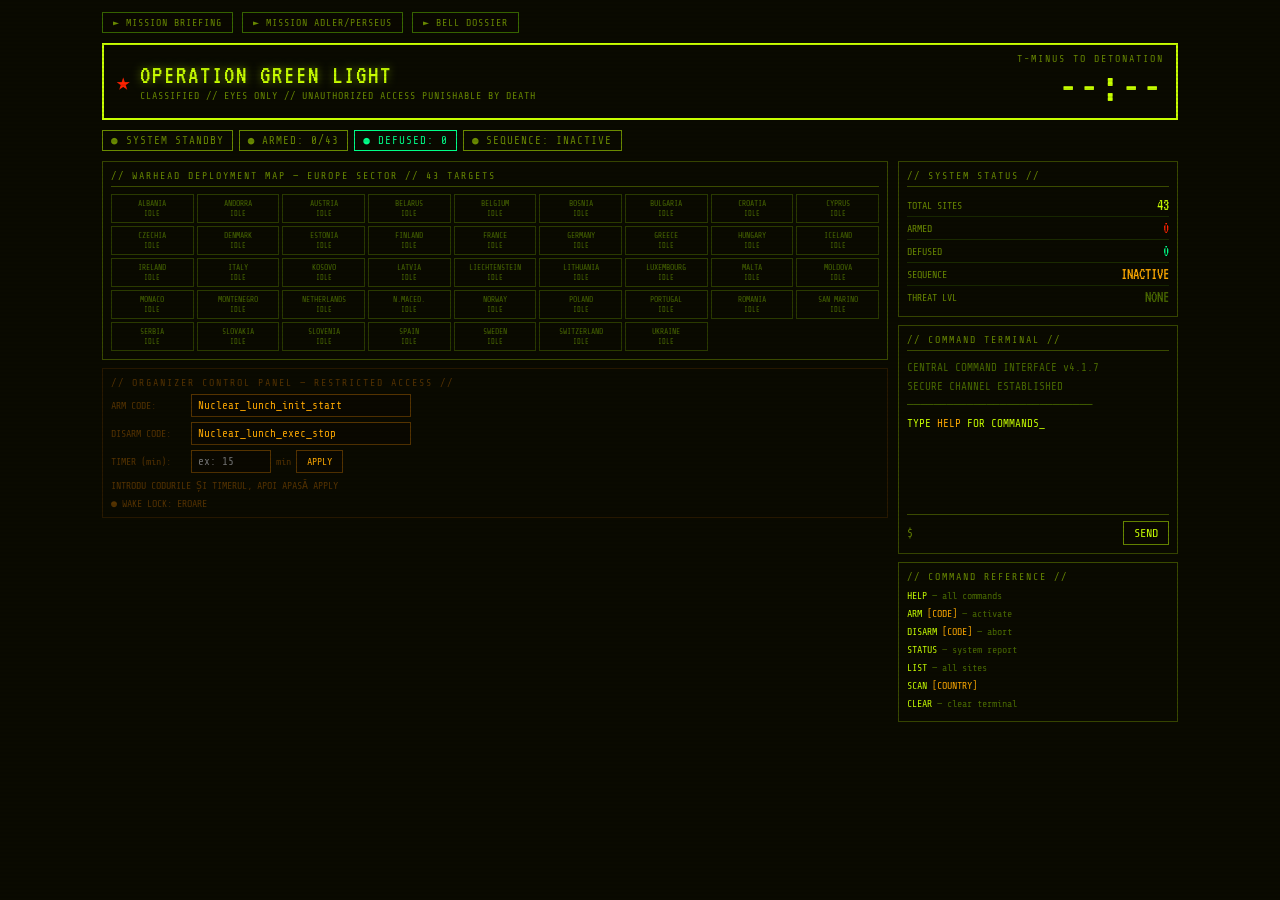
<file: index.html>
<!DOCTYPE html>
<html lang="en">
<head>
  <meta charset="UTF-8" />
  <meta name="viewport" content="width=device-width, initial-scale=1.0, maximum-scale=1.0" />
  <title>OPERATION GREEN LIGHT</title>
  <link rel="preconnect" href="https://fonts.googleapis.com" />
  <link href="https://fonts.googleapis.com/css2?family=Share+Tech+Mono&family=VT323&display=swap" rel="stylesheet" />
  <link rel="stylesheet" href="css/index.css" />
</head>
<body>

<div class="scanlines"></div>

<!-- FAKE CMD WINDOW -->
<div class="cmd-overlay" id="cmdOverlay">
  <div class="cmd-titlebar">
    <span class="cmd-titlebar-text">C:\Windows\System32\cmd.exe — KREMLIN SECURE SHELL</span>
    <div class="cmd-titlebar-btns">
      <div class="cmd-titlebar-btn">_</div>
      <div class="cmd-titlebar-btn">□</div>
      <div class="cmd-titlebar-btn">✕</div>
    </div>
  </div>
  <div class="cmd-body" id="cmdBody"></div>
</div>

<!-- DETONATION OVERLAY -->
<div class="detonation-overlay" id="detonationOverlay">
  <div class="det-header">⚠ DETONATION SEQUENCE COMPLETE ⚠</div>
  <div class="det-subtext">ALL 43 WARHEADS DETONATED — EUROPE SECTOR ELIMINATED</div>
  <div class="video-container">
    <video id="detonationVideo" controls autoplay playsinline>
      <source src="https://archive.org/download/CEP_00_071/CEP_00_071_512kb.mp4" type="video/mp4" />
    </video>
  </div>
  <button class="det-close-btn" onclick="closeDetonation()">[ CLOSE TRANSMISSION ]</button>
</div>
<div class="flash-white" id="flashWhite"></div>

<!-- MAIN SCREEN -->
<div class="screen">

  <a href="./pages/briefing.html" class="nav-link">► MISSION BRIEFING</a>
  <a href="./pages/print.html" class="nav-link">► MISSION ADLER/PERSEUS</a>
  <a href="./pages/bell.html" class="nav-link">► BELL DOSSIER</a>

  <div id="globalAlert" class="global-alert">⚠ NUCLEAR DETONATION SEQUENCE ACTIVE — ALL SITES ARMED ⚠</div>
  <div id="defusedBanner" class="defused-banner">✓ ALL WARHEADS SUCCESSFULLY DISARMED — THREAT NEUTRALIZED ✓</div>

  <div class="header">
    <div class="header-left">
      <span class="soviet-star">★</span>
      <div>
        <div class="header-title">OPERATION GREEN LIGHT</div>
        <div class="header-sub">CLASSIFIED // EYES ONLY // UNAUTHORIZED ACCESS PUNISHABLE BY DEATH</div>
      </div>
    </div>
    <div class="countdown-box">
      <div class="countdown-label">T-MINUS TO DETONATION</div>
      <div class="countdown-display idle" id="countdownDisplay">--:--</div>
    </div>
  </div>

  <div class="status-bar">
    <div class="status-pill idle" id="sysStatus">● SYSTEM STANDBY</div>
    <div class="status-pill idle" id="armedStatus">● ARMED: 0/43</div>
    <div class="status-pill ok"  id="defusedStatus">● DEFUSED: 0</div>
    <div class="status-pill idle" id="seqStatus">● SEQUENCE: INACTIVE</div>
  </div>

  <div class="main-grid">

    <div>
      <div class="map-panel">
        <div class="panel-title">// WARHEAD DEPLOYMENT MAP — EUROPE SECTOR // 43 TARGETS</div>
        <div class="countries-grid" id="countriesGrid"></div>
      </div>

      <div class="admin-section">
        <div class="admin-title">// ORGANIZER CONTROL PANEL — RESTRICTED ACCESS //</div>
        <div class="admin-row">
          <span class="admin-label">ARM CODE:</span>
          <input class="admin-input" id="adminArmCode" type="text" value="Nuclear_lunch_init_start" maxlength="40" />
        </div>
        <div class="admin-row">
          <span class="admin-label">DISARM CODE:</span>
          <input class="admin-input" id="adminDisarmCode" type="text" value="Nuclear_lunch_exec_stop" maxlength="40" />
        </div>
        <div class="admin-row">
          <span class="admin-label">TIMER (min):</span>
          <input class="admin-input timer-input" id="adminTimer" type="text" inputmode="decimal" placeholder="ex: 15" maxlength="6" />
          <span class="admin-unit">min</span>
          <button class="admin-btn" onclick="applyAdminSettings()">APPLY</button>
        </div>
        <div class="admin-info" id="adminInfo">INTRODU CODURILE ȘI TIMERUL, APOI APASĂ APPLY</div>
        <div class="wake-status warn" id="wakeStatus">● WAKE LOCK: NOT ACTIVE</div>
      </div>
    </div>

    <div class="side-panel">
      <div class="stats-panel">
        <div class="panel-title">// SYSTEM STATUS //</div>
        <div class="stat-row"><span class="stat-label">TOTAL SITES</span><span class="stat-val">43</span></div>
        <div class="stat-row"><span class="stat-label">ARMED</span><span class="stat-val danger" id="statArmed">0</span></div>
        <div class="stat-row"><span class="stat-label">DEFUSED</span><span class="stat-val ok" id="statDefused">0</span></div>
        <div class="stat-row"><span class="stat-label">SEQUENCE</span><span class="stat-val warn" id="statSeq">INACTIVE</span></div>
        <div class="stat-row"><span class="stat-label">THREAT LVL</span><span class="stat-val" id="statThreat" style="color:#4a6a00">NONE</span></div>
      </div>

      <div class="terminal-panel">
        <div class="panel-title">// COMMAND TERMINAL //</div>
        <div class="terminal-output" id="termOutput">
          <div class="t-line t-muted">CENTRAL COMMAND INTERFACE v4.1.7</div>
          <div class="t-line t-muted">SECURE CHANNEL ESTABLISHED</div>
          <div class="t-line t-muted">────────────────────────────</div>
          <div class="t-line t-info">TYPE <span style="color:#ffaa00">HELP</span> FOR COMMANDS<span class="blink">_</span></div>
        </div>
        <div class="terminal-input-row">
          <span class="terminal-prompt">$</span>
          <input class="terminal-input" id="termInput" type="text"
            autocomplete="off" autocorrect="off" autocapitalize="off"
            spellcheck="false" enterkeyhint="send" />
          <button class="send-btn" onclick="submitCommand()">SEND</button>
        </div>
      </div>

      <div class="cmd-ref-panel">
        <div class="cmd-ref-title">// COMMAND REFERENCE //</div>
        <div class="cmd-list">
          <div><span class="cmd">HELP</span> — all commands</div>
          <div><span class="cmd">ARM</span> <span class="arg">[CODE]</span> — activate</div>
          <div><span class="cmd">DISARM</span> <span class="arg">[CODE]</span> — abort</div>
          <div><span class="cmd">STATUS</span> — system report</div>
          <div><span class="cmd">LIST</span> — all sites</div>
          <div><span class="cmd">SCAN</span> <span class="arg">[COUNTRY]</span></div>
          <div><span class="cmd">CLEAR</span> — clear terminal</div>
        </div>
      </div>
    </div>

  </div>
</div>

<!-- SCRIPTS — ordinea contează! -->
<script src="js/audio.js"></script>
<script src="js/voice.js"></script>
<script src="js/cmd.js"></script>
<script src="js/state.js"></script>
<script src="js/terminal.js"></script>
<script src="js/main.js"></script>

</body>
</html>
</file>
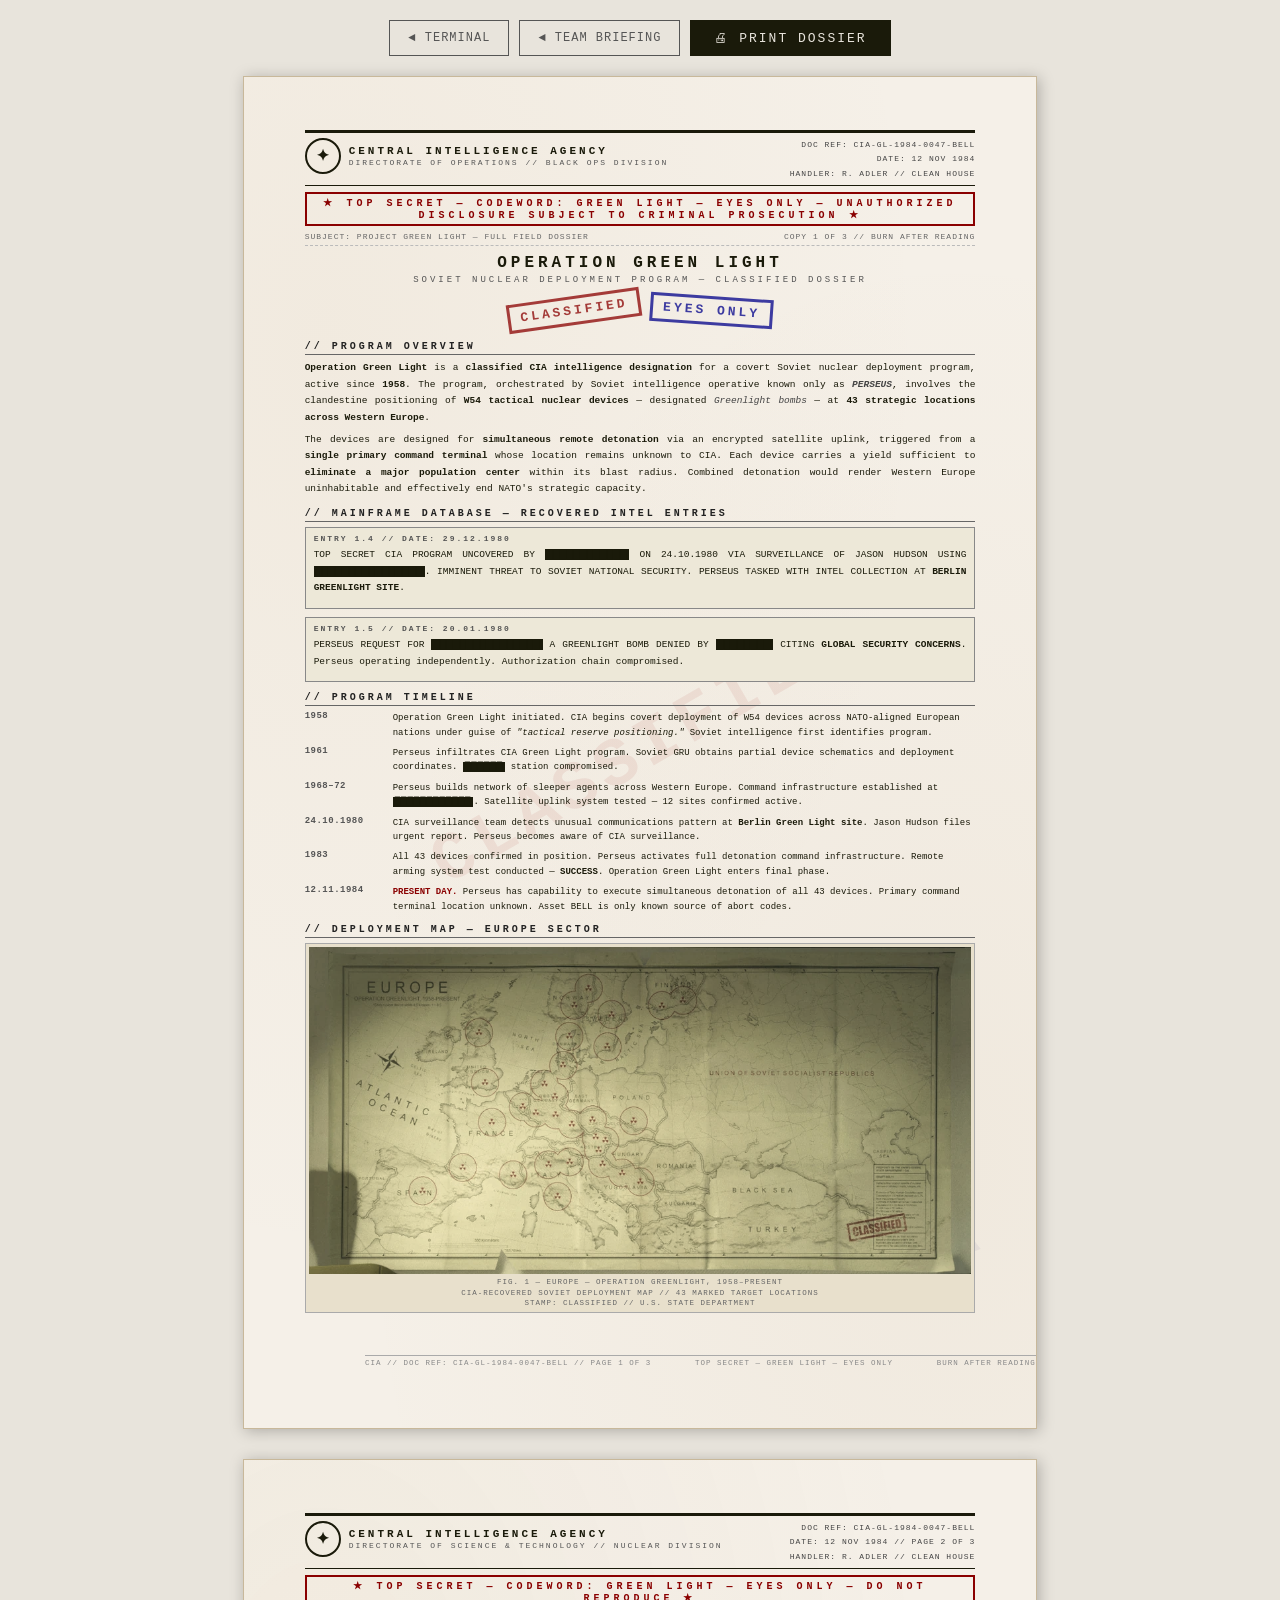
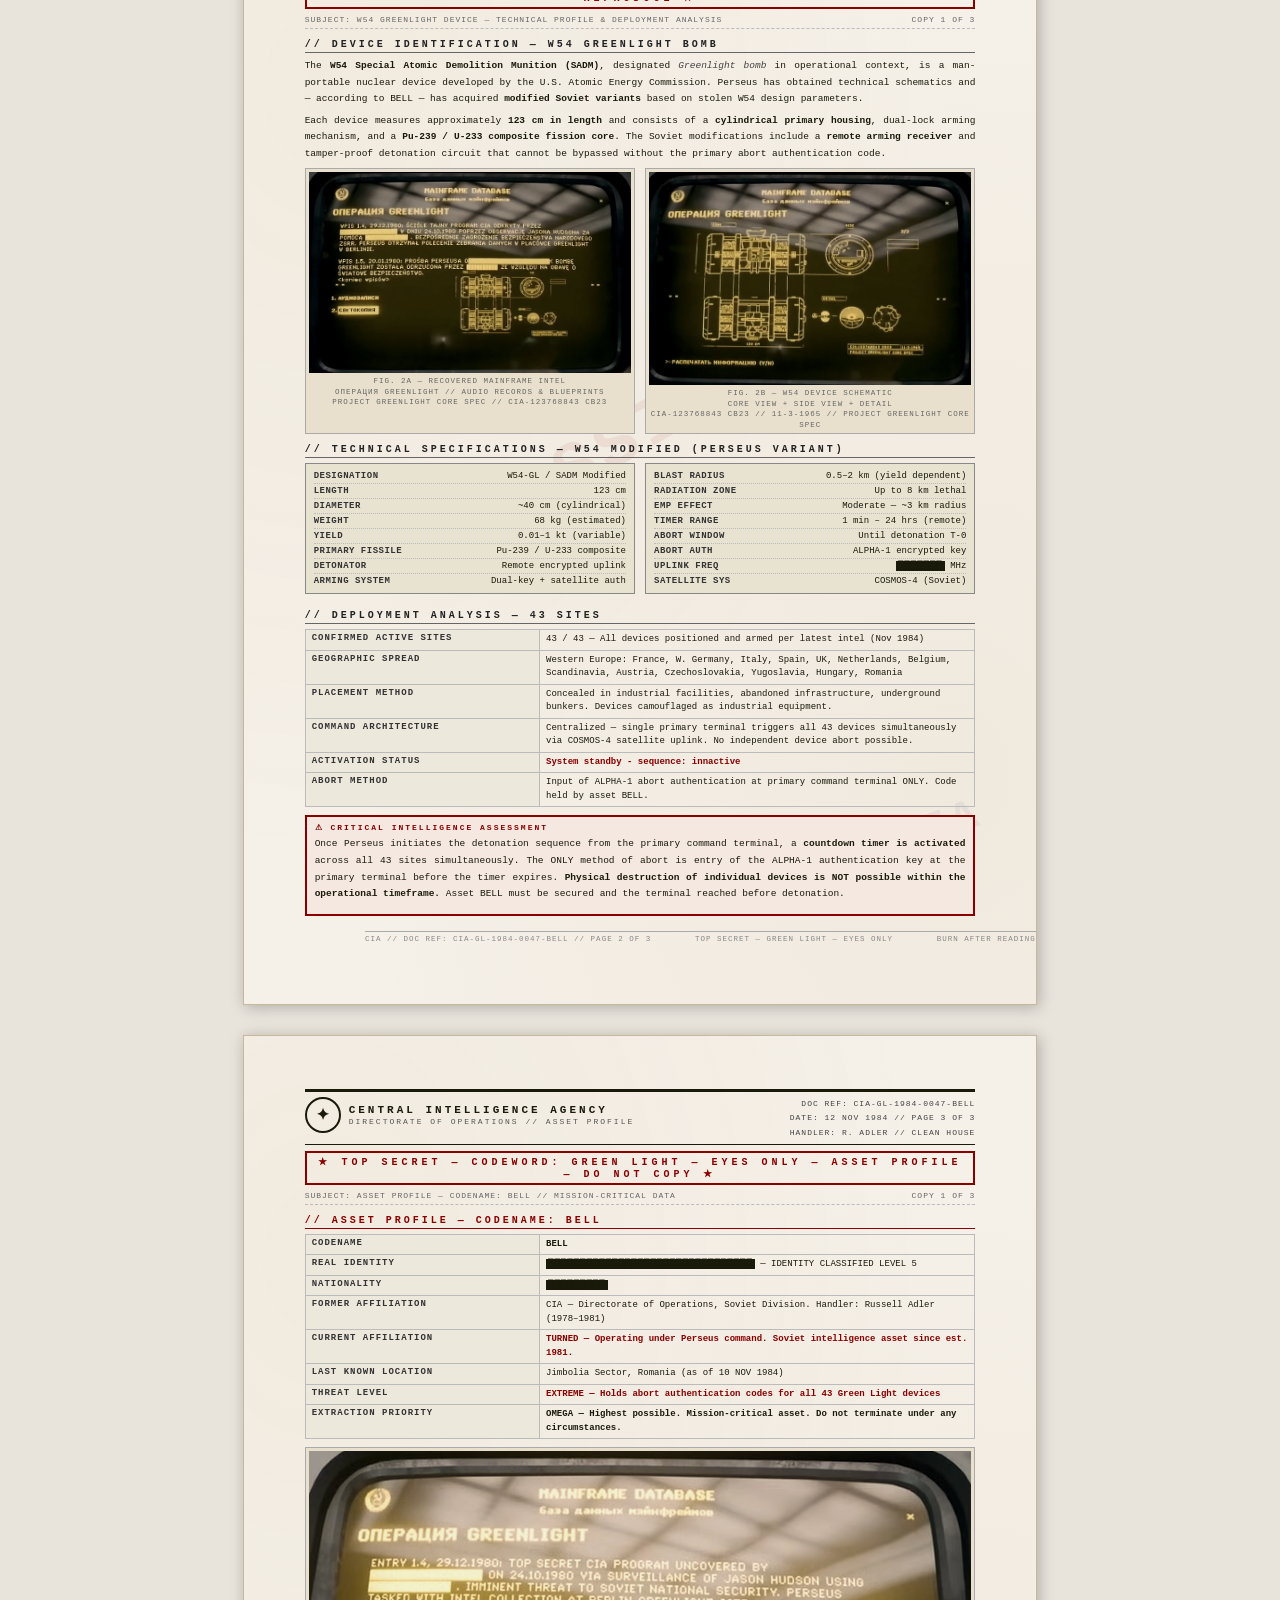
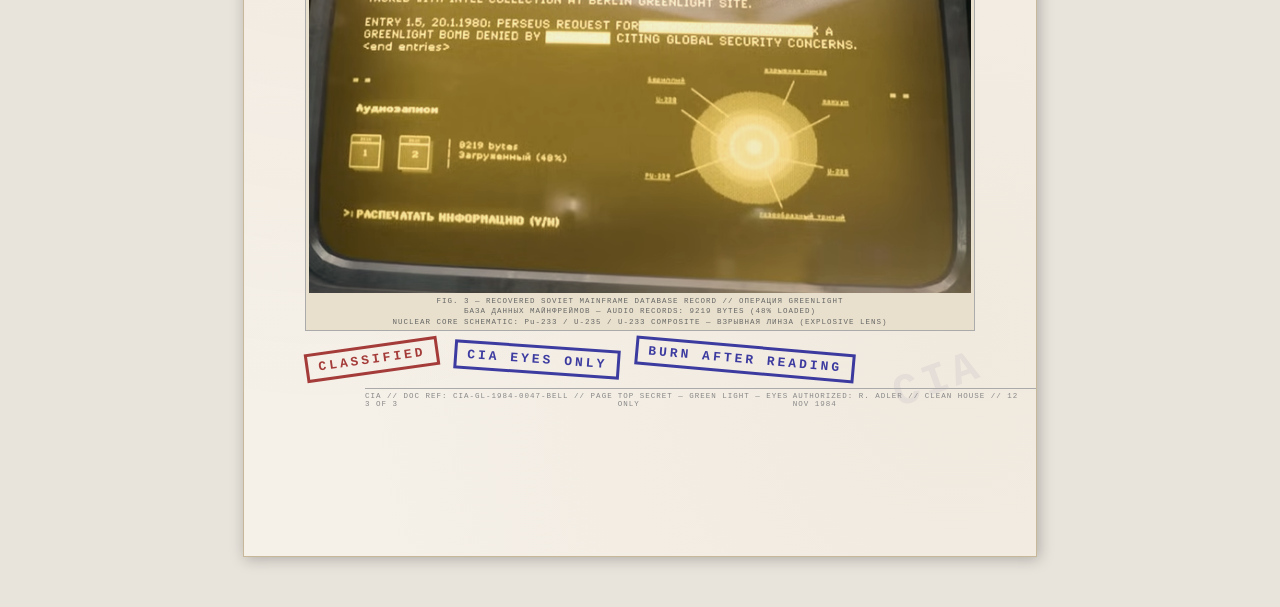
<file: bell.html>
<!DOCTYPE html>
<html lang="en">
<head>
  <meta charset="UTF-8"/>
  <meta name="viewport" content="width=device-width, initial-scale=1.0"/>
  <link rel="stylesheet" href="/css/bell.css">
  <title>OPERATION GREEN LIGHT — BELL DOSSIER</title>
</head>
<body>

<div class="btn-bar">
  <a href="index.html" class="btn-back">◄ TERMINAL</a>
  <a href="print.html" class="btn-back">◄ TEAM BRIEFING</a>
  <button class="btn" onclick="window.print()">🖨 PRINT DOSSIER</button>
</div>


<!-- ═══════════════════════════════════════════════════════════
     PAGE 1 — OVERVIEW & HISTORY
════════════════════════════════════════════════════════════ -->
<div class="page">
  <div class="wm-classified">CLASSIFIED</div>
  <div class="wm-cia">CIA</div>

  <div class="cia-header">
    <div class="cia-logo-block">
      <div class="cia-seal">✦</div>
      <div class="cia-title-block">
        <div class="cia-agency">CENTRAL INTELLIGENCE AGENCY</div>
        <div class="cia-sub">DIRECTORATE OF OPERATIONS // BLACK OPS DIVISION</div>
      </div>
    </div>
    <div class="cia-meta">
      DOC REF: CIA-GL-1984-0047-BELL<br>
      DATE: 12 NOV 1984<br>
      HANDLER: R. ADLER // CLEAN HOUSE
    </div>
  </div>

  <div class="classification-banner">
    ★ TOP SECRET — CODEWORD: GREEN LIGHT — EYES ONLY — UNAUTHORIZED DISCLOSURE SUBJECT TO CRIMINAL PROSECUTION ★
  </div>

  <div class="doc-ref">
    <span>SUBJECT: PROJECT GREEN LIGHT — FULL FIELD DOSSIER</span>
    <span>COPY 1 OF 3 // BURN AFTER READING</span>
  </div>

  <!-- TITLE -->
  <div style="text-align:center; margin: 8px 0 10px 0;">
    <div style="font-size:16px; font-weight:bold; letter-spacing:4px;">OPERATION GREEN LIGHT</div>
    <div style="font-size:9px; letter-spacing:3px; color:#555; margin-top:3px;">SOVIET NUCLEAR DEPLOYMENT PROGRAM — CLASSIFIED DOSSIER</div>
    <div style="margin-top:5px;"><span class="stamp">CLASSIFIED</span> <span class="stamp blue">EYES ONLY</span></div>
  </div>

  <!-- ORIGIN -->
  <div class="sec">// PROGRAM OVERVIEW</div>
  <p>
    <strong>Operation Green Light</strong> is a <strong>classified CIA intelligence designation</strong> for a covert Soviet nuclear deployment program, active since <strong>1958</strong>. The program, orchestrated by Soviet intelligence operative known only as <strong><em>PERSEUS</em></strong>, involves the clandestine positioning of <strong>W54 tactical nuclear devices</strong> — designated <em>Greenlight bombs</em> — at <strong>43 strategic locations across Western Europe</strong>.
  </p>
  <p>
    The devices are designed for <strong>simultaneous remote detonation</strong> via an encrypted satellite uplink, triggered from a <strong>single primary command terminal</strong> whose location remains unknown to CIA. Each device carries a yield sufficient to <strong>eliminate a major population center</strong> within its blast radius. Combined detonation would render Western Europe uninhabitable and effectively end NATO's strategic capacity.
  </p>

  <!-- KEY INTEL ENTRIES — styled like the game's mainframe screen -->
  <div class="sec">// MAINFRAME DATABASE — RECOVERED INTEL ENTRIES</div>

  <div class="intel-box">
    <div class="intel-box-title">ENTRY 1.4 // DATE: 29.12.1980</div>
    <p>TOP SECRET CIA PROGRAM UNCOVERED BY <span class="redacted">████████████</span> ON 24.10.1980 VIA SURVEILLANCE OF JASON HUDSON USING <span class="redacted">████████████████</span>. IMMINENT THREAT TO SOVIET NATIONAL SECURITY. PERSEUS TASKED WITH INTEL COLLECTION AT <strong>BERLIN GREENLIGHT SITE</strong>.</p>
  </div>

  <div class="intel-box">
    <div class="intel-box-title">ENTRY 1.5 // DATE: 20.01.1980</div>
    <p>PERSEUS REQUEST FOR <span class="redacted">████████████████</span> A GREENLIGHT BOMB DENIED BY <span class="redacted">████████</span> CITING <strong>GLOBAL SECURITY CONCERNS</strong>. Perseus operating independently. Authorization chain compromised.</p>
  </div>

  <!-- TIMELINE -->
  <div class="sec">// PROGRAM TIMELINE</div>

  <div class="timeline-item">
    <div class="tl-date">1958</div>
    <div class="tl-text">Operation Green Light initiated. CIA begins covert deployment of W54 devices across NATO-aligned European nations under guise of <em>"tactical reserve positioning."</em> Soviet intelligence first identifies program.</div>
  </div>
  <div class="timeline-item">
    <div class="tl-date">1961</div>
    <div class="tl-text">Perseus infiltrates CIA Green Light program. Soviet GRU obtains partial device schematics and deployment coordinates. <span class="redacted">██████</span> station compromised.</div>
  </div>
  <div class="timeline-item">
    <div class="tl-date">1968–72</div>
    <div class="tl-text">Perseus builds network of sleeper agents across Western Europe. Command infrastructure established at <span class="redacted">████████████</span>. Satellite uplink system tested — 12 sites confirmed active.</div>
  </div>
  <div class="timeline-item">
    <div class="tl-date">24.10.1980</div>
    <div class="tl-text">CIA surveillance team detects unusual communications pattern at <strong>Berlin Green Light site</strong>. Jason Hudson files urgent report. Perseus becomes aware of CIA surveillance.</div>
  </div>
  <div class="timeline-item">
    <div class="tl-date">1983</div>
    <div class="tl-text">All 43 devices confirmed in position. Perseus activates full detonation command infrastructure. Remote arming system test conducted — <strong>SUCCESS</strong>. Operation Green Light enters final phase.</div>
  </div>
  <div class="timeline-item">
    <div class="tl-date">12.11.1984</div>
    <div class="tl-text"><strong style="color:#8a0000;">PRESENT DAY.</strong> Perseus has capability to execute simultaneous detonation of all 43 devices. Primary command terminal location unknown. Asset BELL is only known source of abort codes.</div>
  </div>

  <!-- MAPS ROW -->
  <div class="sec">// DEPLOYMENT MAP — EUROPE SECTOR</div>
  <div class="img-block" style="margin-bottom:35px;">
    <img src="assets/Operation_Greenlight_Map_BOCW.jpg" alt="Operation Green Light Europe map"/>
    <div class="img-caption">
      FIG. 1 — EUROPE — OPERATION GREENLIGHT, 1958–PRESENT<br>
      CIA-RECOVERED SOVIET DEPLOYMENT MAP // 43 MARKED TARGET LOCATIONS<br>
      STAMP: CLASSIFIED // U.S. STATE DEPARTMENT
    </div>
  </div>

  <div class="page-footer">
    <span>CIA // DOC REF: CIA-GL-1984-0047-BELL // PAGE 1 OF 3</span>
    <span>TOP SECRET — GREEN LIGHT — EYES ONLY</span>
    <span>BURN AFTER READING</span>
  </div>
</div>


<!-- ═══════════════════════════════════════════════════════════
     PAGE 2 — DEVICE TECHNICAL SPECS & DEPLOYMENT
════════════════════════════════════════════════════════════ -->
<div class="page">
  <div class="wm-classified">CLASSIFIED</div>
  <div class="wm-cia">CIA</div>

  <div class="cia-header">
    <div class="cia-logo-block">
      <div class="cia-seal">✦</div>
      <div class="cia-title-block">
        <div class="cia-agency">CENTRAL INTELLIGENCE AGENCY</div>
        <div class="cia-sub">DIRECTORATE OF SCIENCE & TECHNOLOGY // NUCLEAR DIVISION</div>
      </div>
    </div>
    <div class="cia-meta">
      DOC REF: CIA-GL-1984-0047-BELL<br>
      DATE: 12 NOV 1984 // PAGE 2 OF 3<br>
      HANDLER: R. ADLER // CLEAN HOUSE
    </div>
  </div>

  <div class="classification-banner">
    ★ TOP SECRET — CODEWORD: GREEN LIGHT — EYES ONLY — DO NOT REPRODUCE ★
  </div>

  <div class="doc-ref">
    <span>SUBJECT: W54 GREENLIGHT DEVICE — TECHNICAL PROFILE & DEPLOYMENT ANALYSIS</span>
    <span>COPY 1 OF 3</span>
  </div>

  <!-- DEVICE OVERVIEW -->
  <div class="sec">// DEVICE IDENTIFICATION — W54 GREENLIGHT BOMB</div>
  <p>
    The <strong>W54 Special Atomic Demolition Munition (SADM)</strong>, designated <em>Greenlight bomb</em> in operational context, is a man-portable nuclear device developed by the U.S. Atomic Energy Commission. Perseus has obtained technical schematics and — according to BELL — has acquired <strong>modified Soviet variants</strong> based on stolen W54 design parameters.
  </p>
  <p>
    Each device measures approximately <strong>123 cm in length</strong> and consists of a <strong>cylindrical primary housing</strong>, dual-lock arming mechanism, and a <strong>Pu-239 / U-233 composite fission core</strong>. The Soviet modifications include a <strong>remote arming receiver</strong> and tamper-proof detonation circuit that cannot be bypassed without the primary abort authentication code.
  </p>

  <!-- SCHEMATIC IMAGES -->
  <div class="two-col" style="margin-bottom:8px;">
    <div class="img-block">
      <img src="assets/mainframe2.png" alt="Mainframe database - bomb schematic view 1"/>
      <div class="img-caption">
        FIG. 2A — RECOVERED MAINFRAME INTEL<br>
        ОПЕРАЦИЯ GREENLIGHT // AUDIO RECORDS & BLUEPRINTS<br>
        PROJECT GREENLIGHT CORE SPEC // CIA-123768843 CB23
      </div>
    </div>
    <div class="img-block">
      <img src="assets/bomb_schematic.png" alt="W54 Greenlight bomb schematic"/>
      <div class="img-caption">
        FIG. 2B — W54 DEVICE SCHEMATIC<br>
        CORE VIEW + SIDE VIEW + DETAIL<br>
        CIA-123768843 CB23 // 11-3-1965 // PROJECT GREENLIGHT CORE SPEC
      </div>
    </div>
  </div>

  <!-- TECHNICAL SPECS -->
  <div class="sec">// TECHNICAL SPECIFICATIONS — W54 MODIFIED (PERSEUS VARIANT)</div>
  <div class="two-col">
    <div>
      <div class="spec-box">
        <div class="spec-row"><span class="spec-key">DESIGNATION</span><span class="spec-val">W54-GL / SADM Modified</span></div>
        <div class="spec-row"><span class="spec-key">LENGTH</span><span class="spec-val">123 cm</span></div>
        <div class="spec-row"><span class="spec-key">DIAMETER</span><span class="spec-val">~40 cm (cylindrical)</span></div>
        <div class="spec-row"><span class="spec-key">WEIGHT</span><span class="spec-val">68 kg (estimated)</span></div>
        <div class="spec-row"><span class="spec-key">YIELD</span><span class="spec-val">0.01–1 kt (variable)</span></div>
        <div class="spec-row"><span class="spec-key">PRIMARY FISSILE</span><span class="spec-val">Pu-239 / U-233 composite</span></div>
        <div class="spec-row"><span class="spec-key">DETONATOR</span><span class="spec-val">Remote encrypted uplink</span></div>
        <div class="spec-row"><span class="spec-key">ARMING SYSTEM</span><span class="spec-val">Dual-key + satellite auth</span></div>
      </div>
    </div>
    <div>
      <div class="spec-box">
        <div class="spec-row"><span class="spec-key">BLAST RADIUS</span><span class="spec-val">0.5–2 km (yield dependent)</span></div>
        <div class="spec-row"><span class="spec-key">RADIATION ZONE</span><span class="spec-val">Up to 8 km lethal</span></div>
        <div class="spec-row"><span class="spec-key">EMP EFFECT</span><span class="spec-val">Moderate — ~3 km radius</span></div>
        <div class="spec-row"><span class="spec-key">TIMER RANGE</span><span class="spec-val">1 min – 24 hrs (remote)</span></div>
        <div class="spec-row"><span class="spec-key">ABORT WINDOW</span><span class="spec-val">Until detonation T-0</span></div>
        <div class="spec-row"><span class="spec-key">ABORT AUTH</span><span class="spec-val">ALPHA-1 encrypted key</span></div>
        <div class="spec-row"><span class="spec-key">UPLINK FREQ</span><span class="spec-val"><span class="redacted">███████</span> MHz</span></div>
        <div class="spec-row"><span class="spec-key">SATELLITE SYS</span><span class="spec-val">COSMOS-4 (Soviet)</span></div>
      </div>
    </div>
  </div>

  <!-- DEPLOYMENT ANALYSIS -->
  <div class="sec">// DEPLOYMENT ANALYSIS — 43 SITES</div>
  <table class="info-table">
    <tr><td>CONFIRMED ACTIVE SITES</td><td>43 / 43 — All devices positioned and armed per latest intel (Nov 1984)</td></tr>
    <tr><td>GEOGRAPHIC SPREAD</td><td>Western Europe: France, W. Germany, Italy, Spain, UK, Netherlands, Belgium, Scandinavia, Austria, Czechoslovakia, Yugoslavia, Hungary, Romania</td></tr>
    <tr><td>PLACEMENT METHOD</td><td>Concealed in industrial facilities, abandoned infrastructure, underground bunkers. Devices camouflaged as industrial equipment.</td></tr>
    <tr><td>COMMAND ARCHITECTURE</td><td>Centralized — single primary terminal triggers all 43 devices simultaneously via COSMOS-4 satellite uplink. No independent device abort possible.</td></tr>
    <tr><td>ACTIVATION STATUS</td><td><strong style="color:#8a0000;">System standby - sequence: innactive</strong></td></tr>
    <tr><td>ABORT METHOD</td><td>Input of ALPHA-1 abort authentication at primary command terminal ONLY. Code held by asset BELL.</td></tr>
  </table>

  <!-- WARNING BOX -->
  <div class="intel-box warning">
    <div class="intel-box-title">⚠ CRITICAL INTELLIGENCE ASSESSMENT</div>
    <p>Once Perseus initiates the detonation sequence from the primary command terminal, a <strong>countdown timer is activated</strong> across all 43 sites simultaneously. The ONLY method of abort is entry of the ALPHA-1 authentication key at the primary terminal before the timer expires. <strong>Physical destruction of individual devices is NOT possible within the operational timeframe.</strong> Asset BELL must be secured and the terminal reached before detonation.</p>
  </div>

  <div class="page-footer">
    <span>CIA // DOC REF: CIA-GL-1984-0047-BELL // PAGE 2 OF 3</span>
    <span>TOP SECRET — GREEN LIGHT — EYES ONLY</span>
    <span>BURN AFTER READING</span>
  </div>
</div>


<!-- ═══════════════════════════════════════════════════════════
     PAGE 3 — BELL PROFILE & MISSION CRITICAL DATA
════════════════════════════════════════════════════════════ -->
<div class="page">
  <div class="wm-classified">CLASSIFIED</div>
  <div class="wm-cia">CIA</div>

  <div class="cia-header">
    <div class="cia-logo-block">
      <div class="cia-seal">✦</div>
      <div class="cia-title-block">
        <div class="cia-agency">CENTRAL INTELLIGENCE AGENCY</div>
        <div class="cia-sub">DIRECTORATE OF OPERATIONS // ASSET PROFILE</div>
      </div>
    </div>
    <div class="cia-meta">
      DOC REF: CIA-GL-1984-0047-BELL<br>
      DATE: 12 NOV 1984 // PAGE 3 OF 3<br>
      HANDLER: R. ADLER // CLEAN HOUSE
    </div>
  </div>

  <div class="classification-banner">
    ★ TOP SECRET — CODEWORD: GREEN LIGHT — EYES ONLY — ASSET PROFILE — DO NOT COPY ★
  </div>

  <div class="doc-ref">
    <span>SUBJECT: ASSET PROFILE — CODENAME: BELL // MISSION-CRITICAL DATA</span>
    <span>COPY 1 OF 3</span>
  </div>

  <!-- BELL PROFILE -->
  <div class="sec red">// ASSET PROFILE — CODENAME: BELL</div>

  <table class="info-table" style="margin-bottom:8px;">
    <tr><td>CODENAME</td><td><strong>BELL</strong></td></tr>
    <tr><td>REAL IDENTITY</td><td><span class="redacted">████████████████████████████████</span> — IDENTITY CLASSIFIED LEVEL 5</td></tr>
    <tr><td>NATIONALITY</td><td><span class="redacted">█████████</span></td></tr>
    <tr><td>FORMER AFFILIATION</td><td>CIA — Directorate of Operations, Soviet Division. Handler: Russell Adler (1978–1981)</td></tr>
    <tr><td>CURRENT AFFILIATION</td><td><strong style="color:#8a0000;">TURNED — Operating under Perseus command. Soviet intelligence asset since est. 1981.</strong></td></tr>
    <tr><td>LAST KNOWN LOCATION</td><td>Jimbolia Sector, Romania (as of 10 NOV 1984)</td></tr>
    <tr><td>THREAT LEVEL</td><td><strong style="color:#8a0000;">EXTREME — Holds abort authentication codes for all 43 Green Light devices</strong></td></tr>
    <tr><td>EXTRACTION PRIORITY</td><td><strong>OMEGA — Highest possible. Mission-critical asset. Do not terminate under any circumstances.</strong></td></tr>
  </table>
  
  <!-- BOTTOM IMAGE -->
  <div class="img-block" style="margin-bottom:8px;">
    <img src="assets/mainframe1.png" alt="Mainframe database recovered intel"/>
    <div class="img-caption">
      FIG. 3 — RECOVERED SOVIET MAINFRAME DATABASE RECORD // ОПЕРАЦИЯ GREENLIGHT<br>
      БАЗА ДАННЫХ МАЙНФРЕЙМОВ — AUDIO RECORDS: 9219 BYTES (48% LOADED)<br>
      NUCLEAR CORE SCHEMATIC: Pu-233 / U-235 / U-233 COMPOSITE — ВЗРЫВНАЯ ЛИНЗА (EXPLOSIVE LENS)
    </div>
  </div>

  <!-- FINAL STAMP -->
  <div style="display:flex; gap:15px; align-items:center; margin-top:6px;">
    <span class="stamp">CLASSIFIED</span>
    <span class="stamp blue">CIA EYES ONLY</span>
    <span class="stamp" style="transform:rotate(5deg); border-color:#00008a; color:#00008a;">BURN AFTER READING</span>
  </div>

  <div class="page-footer">
    <span>CIA // DOC REF: CIA-GL-1984-0047-BELL // PAGE 3 OF 3</span>
    <span>TOP SECRET — GREEN LIGHT — EYES ONLY</span>
    <span>AUTHORIZED: R. ADLER // CLEAN HOUSE // 12 NOV 1984</span>
  </div>
</div>

</body>
</html>
</file>
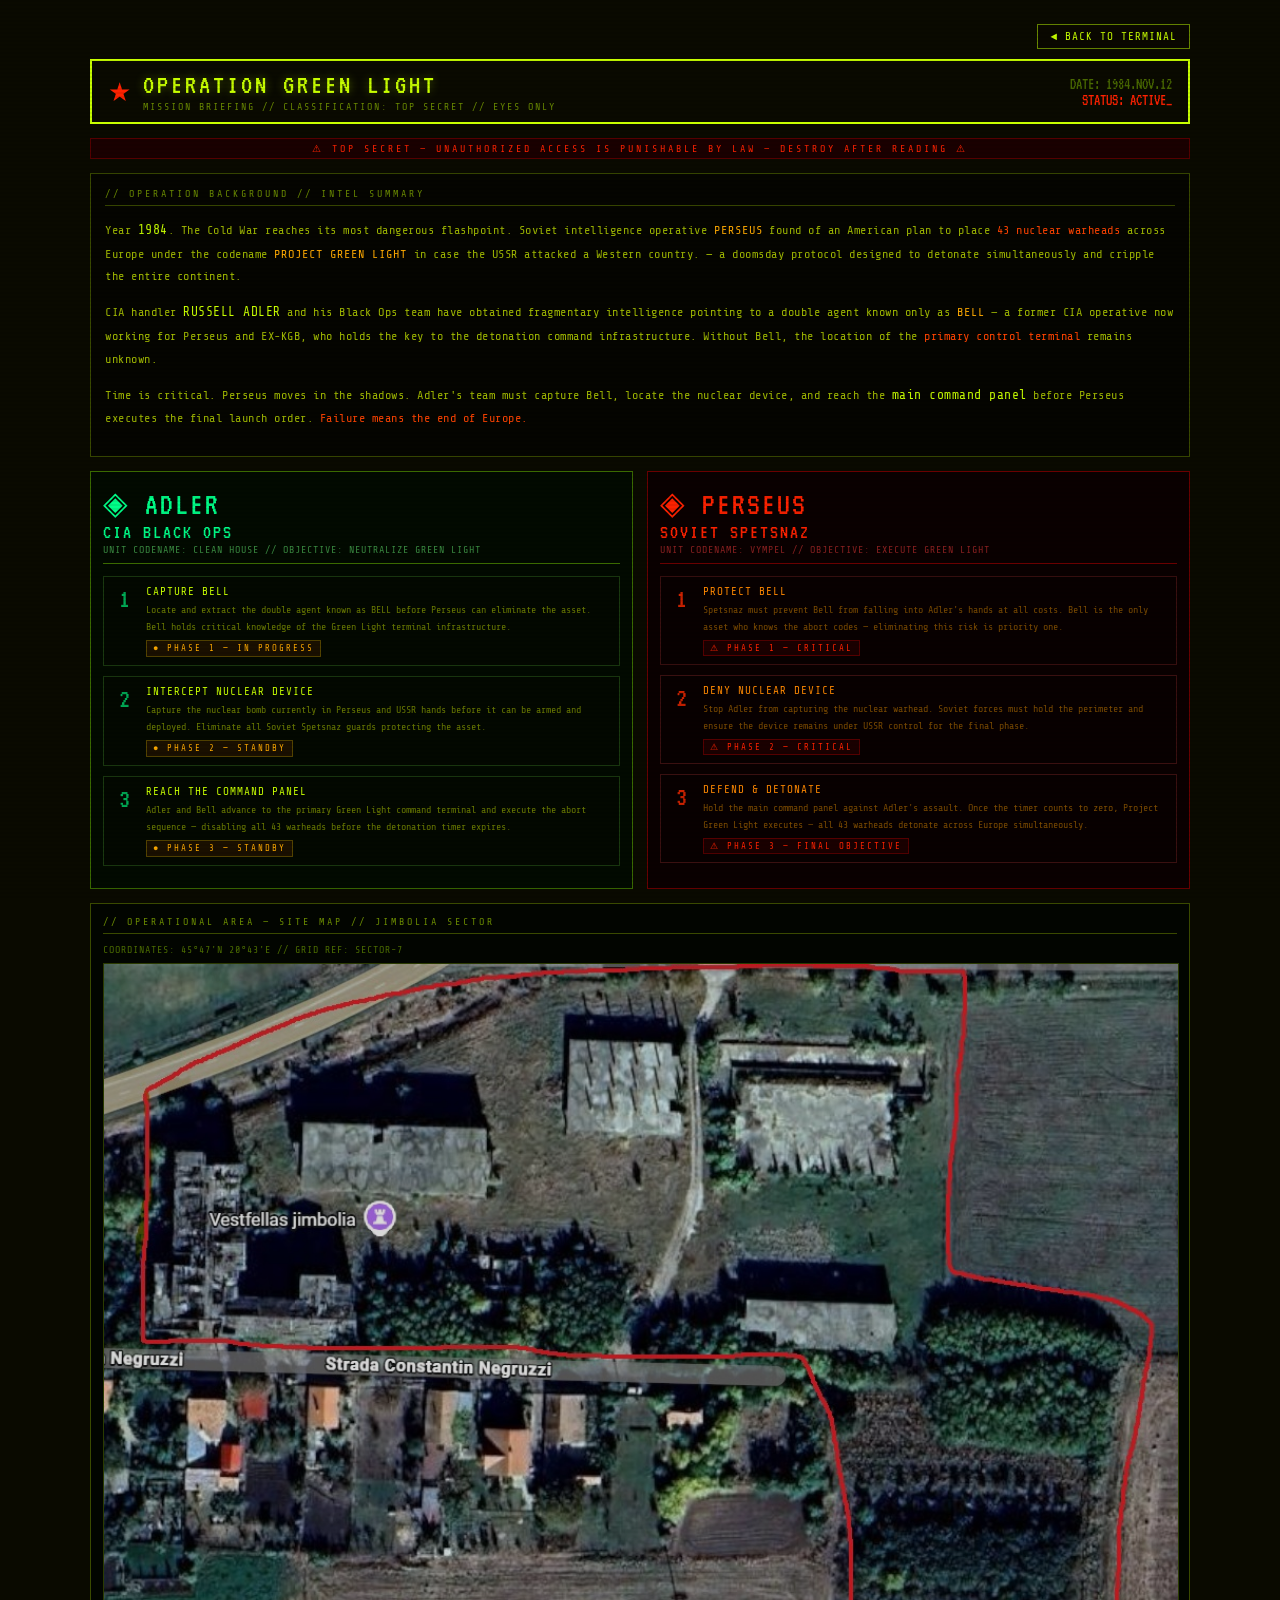
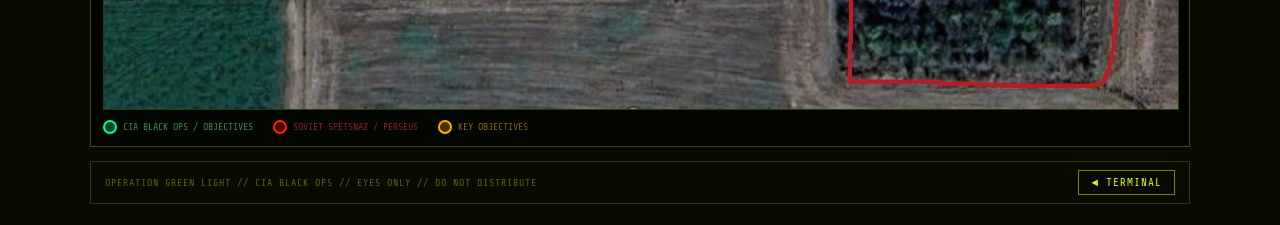
<file: briefing.html>
<!DOCTYPE html>
<html lang="en">
<head>
  <meta charset="UTF-8"/>
  <meta name="viewport" content="width=device-width, initial-scale=1.0, maximum-scale=1.0"/>
  <title>OPERATION GREEN LIGHT — MISSION BRIEFING</title>
  <link rel="stylesheet" href="/css/briefing.css">
  <link rel="preconnect" href="https://fonts.googleapis.com"/>
  <link href="https://fonts.googleapis.com/css2?family=Share+Tech+Mono&family=VT323&display=swap" rel="stylesheet"/>
</head>
<body>
<div class="scanlines"></div>
<div class="screen">

  <!-- TOP NAV -->
  <div style="display:flex;justify-content:flex-end;margin-bottom:10px">
    <a href="index.html" class="nav-btn">◄ BACK TO TERMINAL</a>
  </div>

  <!-- HEADER -->
  <div class="header">
    <div class="header-left">
      <span class="soviet-star">★</span>
      <div>
        <div class="header-title">OPERATION GREEN LIGHT</div>
        <div class="header-sub">MISSION BRIEFING // CLASSIFICATION: TOP SECRET // EYES ONLY</div>
      </div>
    </div>
    <div style="text-align:right;font-family:'VT323',monospace;font-size:16px;color:#4a6a00">
      DATE: 1984.NOV.12<br>
      <span style="color:#ff2200">STATUS: ACTIVE<span class="blink">_</span></span>
    </div>
  </div>

  <!-- CLASSIFICATION -->
  <div class="classification-bar">
    ⚠ TOP SECRET — UNAUTHORIZED ACCESS IS PUNISHABLE BY LAW — DESTROY AFTER READING ⚠
  </div>

  <!-- STORY -->
  <div class="story-panel">
    <div class="panel-title">// OPERATION BACKGROUND // INTEL SUMMARY</div>
    <div class="story-text">
      <p style="margin-bottom:8px">
       Year <span class="highlight">1984</span>. The Cold War reaches its most dangerous flashpoint.
        Soviet intelligence operative <span class="codename">PERSEUS</span> found of an American plan to place 
        <span class="danger">43 nuclear warheads</span> across Europe under the codename
        <span class="codename">PROJECT GREEN LIGHT</span> in case the USSR attacked a Western country. — a doomsday protocol designed to detonate simultaneously
        and cripple the entire continent.
      </p>
      <p style="margin-bottom:8px">
        CIA handler <span class="highlight">RUSSELL ADLER</span> and his Black Ops team have obtained
        fragmentary intelligence pointing to a double agent known only as
        <span class="codename">BELL</span> — a former CIA operative now working for Perseus and EX-KGB,
        who holds the key to the detonation command infrastructure.
        Without Bell, the location of the <span class="danger">primary control terminal</span> remains unknown.
      </p>
      <p>
        Time is critical. Perseus moves in the shadows.
        Adler's team must capture Bell, locate the nuclear device, and reach the
        <span class="highlight">main command panel</span> before Perseus executes the final launch order.
        <span class="danger">Failure means the end of Europe.</span>
      </p>
    </div>
  </div>

  <!-- MISSIONS GRID -->
  <div class="main-grid">

    <!-- ADLER -->
    <div class="team-panel adler">
      <div class="team-header">
        <div>
          <div class="team-badge">◈ ADLER</div>
          <div class="team-name">CIA BLACK OPS</div>
          <div class="team-sub">UNIT CODENAME: CLEAN HOUSE // OBJECTIVE: NEUTRALIZE GREEN LIGHT</div>
        </div>
      </div>

      <div class="mission-item">
        <div class="mission-num">1</div>
        <div class="mission-content">
          <div class="mission-title">CAPTURE BELL</div>
          <div class="mission-desc">Locate and extract the double agent known as BELL before Perseus can eliminate the asset. Bell holds critical knowledge of the Green Light terminal infrastructure.</div>
          <div class="mission-status status-active">● PHASE 1 — IN PROGRESS</div>
        </div>
      </div>

      <div class="mission-item">
        <div class="mission-num">2</div>
        <div class="mission-content">
          <div class="mission-title">INTERCEPT NUCLEAR DEVICE</div>
          <div class="mission-desc">Capture the nuclear bomb currently in Perseus and USSR hands before it can be armed and deployed. Eliminate all Soviet Spetsnaz guards protecting the asset.</div>
          <div class="mission-status status-active">● PHASE 2 — STANDBY</div>
        </div>
      </div>

      <div class="mission-item">
        <div class="mission-num">3</div>
        <div class="mission-content">
          <div class="mission-title">REACH THE COMMAND PANEL</div>
          <div class="mission-desc">Adler and Bell advance to the primary Green Light command terminal and execute the abort sequence — disabling all 43 warheads before the detonation timer expires.</div>
          <div class="mission-status status-active">● PHASE 3 — STANDBY</div>
        </div>
      </div>
    </div>

    <!-- PERSEUS -->
    <div class="team-panel perseus">
      <div class="team-header">
        <div>
          <div class="team-badge">◈ PERSEUS</div>
          <div class="team-name">SOVIET SPETSNAZ</div>
          <div class="team-sub">UNIT CODENAME: VYMPEL // OBJECTIVE: EXECUTE GREEN LIGHT</div>
        </div>
      </div>

      <div class="mission-item">
        <div class="mission-num">1</div>
        <div class="mission-content">
          <div class="mission-title">PROTECT BELL</div>
          <div class="mission-desc">Spetsnaz must prevent Bell from falling into Adler's hands at all costs. Bell is the only asset who knows the abort codes — eliminating this risk is priority one.</div>
          <div class="mission-status status-critical">⚠ PHASE 1 — CRITICAL</div>
        </div>
      </div>

      <div class="mission-item">
        <div class="mission-num">2</div>
        <div class="mission-content">
          <div class="mission-title">DENY NUCLEAR DEVICE</div>
          <div class="mission-desc">Stop Adler from capturing the nuclear warhead. Soviet forces must hold the perimeter and ensure the device remains under USSR control for the final phase.</div>
          <div class="mission-status status-critical">⚠ PHASE 2 — CRITICAL</div>
        </div>
      </div>

      <div class="mission-item">
        <div class="mission-num">3</div>
        <div class="mission-content">
          <div class="mission-title">DEFEND & DETONATE</div>
          <div class="mission-desc">Hold the main command panel against Adler's assault. Once the timer counts to zero, Project Green Light executes — all 43 warheads detonate across Europe simultaneously.</div>
          <div class="mission-status status-critical">⚠ PHASE 3 — FINAL OBJECTIVE</div>
        </div>
      </div>
    </div>

  </div>

  <!-- MAP -->
  <div class="map-panel">
    <div class="panel-title">// OPERATIONAL AREA — SITE MAP // JIMBOLIA SECTOR</div>
    <div style="font-size:10px;color:#4a6a00;margin-bottom:8px;letter-spacing:1px">
      COORDINATES: 45°47'N 20°43'E // GRID REF: SECTOR-7
    </div>
    <div class="map-container">
      <img src="assets/map.jpg" alt="Operational site map — Jimbolia sector" />
    </div>
    <div style="display:flex;gap:20px;margin-top:10px;flex-wrap:wrap">
      <div style="display:flex;align-items:center;gap:6px;font-size:10px;color:#3a8a40">
        <div style="width:10px;height:10px;border-radius:50%;background:#00ff8844;border:2px solid #00ff88"></div>
        CIA BLACK OPS / OBJECTIVES
      </div>
      <div style="display:flex;align-items:center;gap:6px;font-size:10px;color:#8a2020">
        <div style="width:10px;height:10px;border-radius:50%;background:#ff220044;border:2px solid #ff2200"></div>
        SOVIET SPETSNAZ / PERSEUS
      </div>
      <div style="display:flex;align-items:center;gap:6px;font-size:10px;color:#8a6000">
        <div style="width:10px;height:10px;border-radius:50%;background:#ffaa0044;border:2px solid #ffaa00"></div>
        KEY OBJECTIVES
      </div>
    </div>
  </div>

  <!-- FOOTER -->
  <div class="footer">
    <div class="footer-text">OPERATION GREEN LIGHT // CIA BLACK OPS // EYES ONLY // DO NOT DISTRIBUTE</div>
    <div style="display:flex;gap:10px">
      <a href="index.html" class="nav-btn">◄ TERMINAL</a>
    </div>
  </div>

</div>
</body>
</html>
</file>
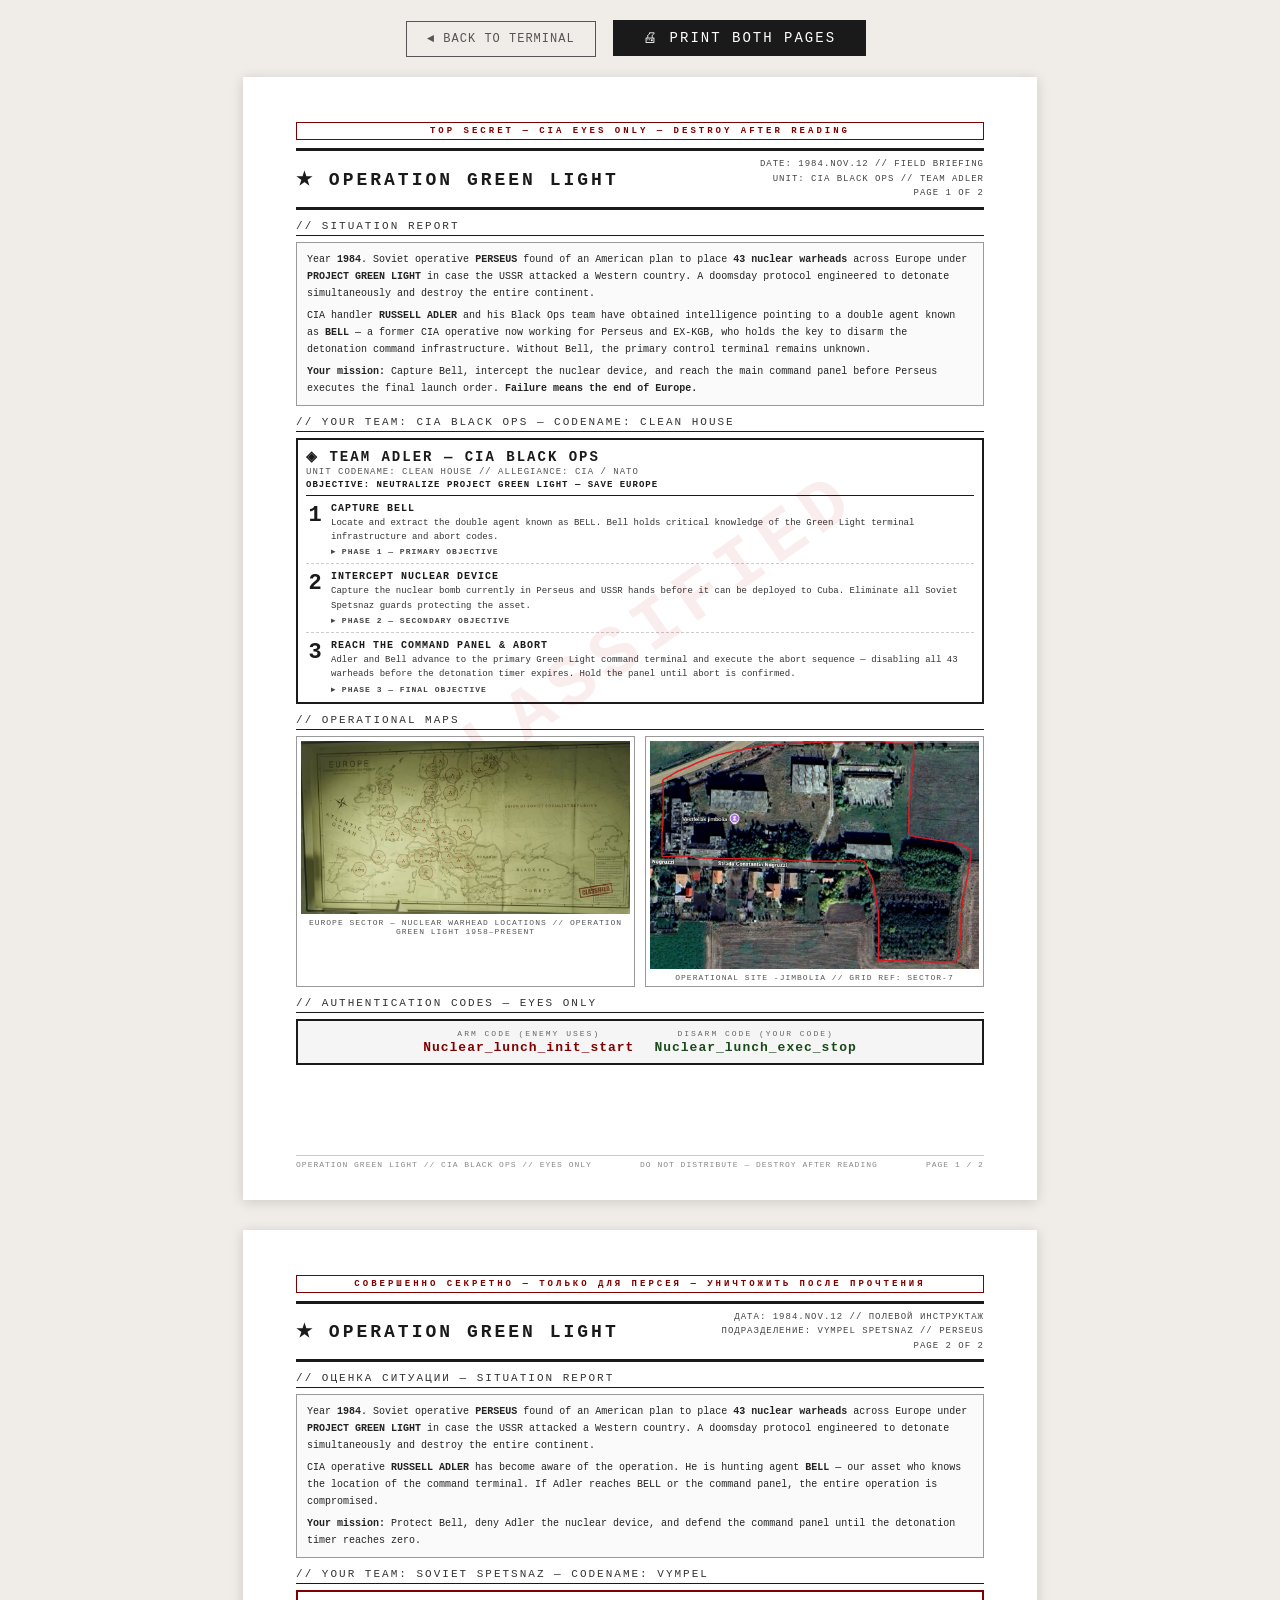
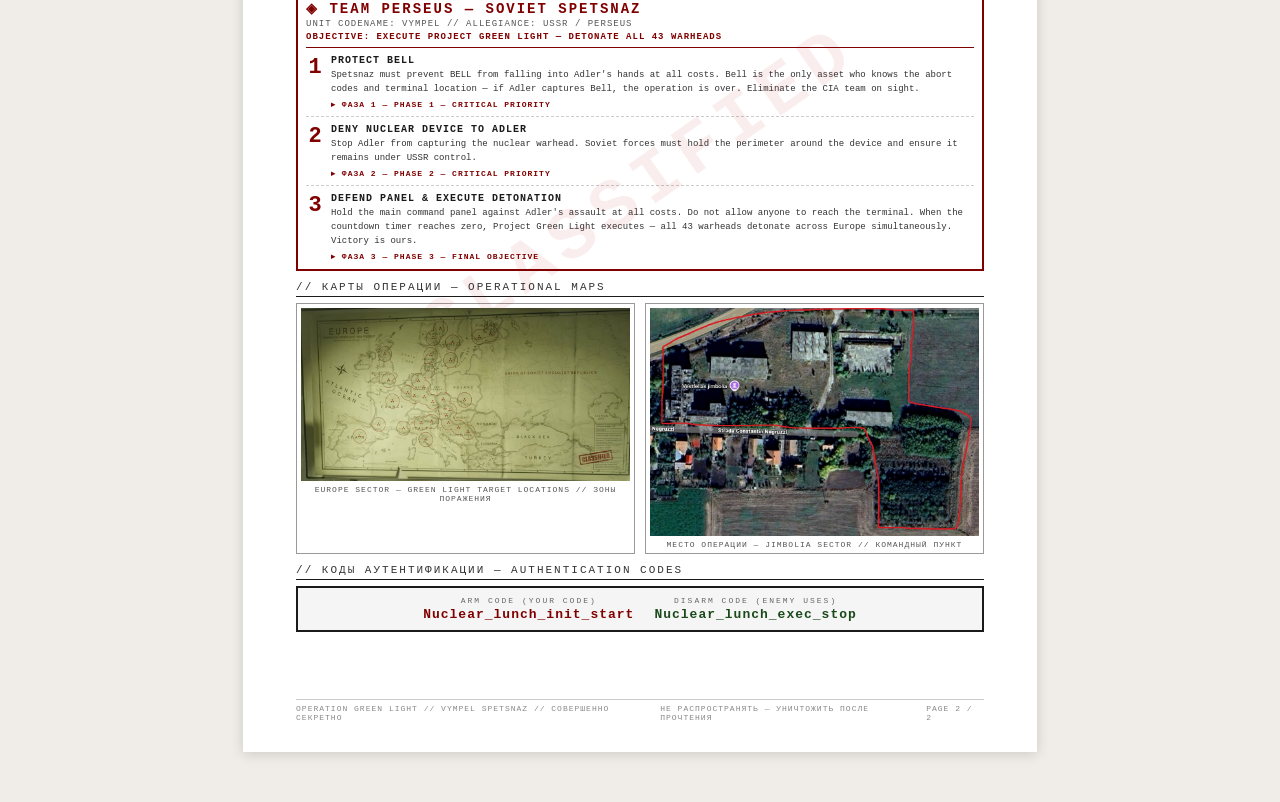
<file: print.html>
<!DOCTYPE html>
<html lang="en">
<head>
  <meta charset="UTF-8"/>
  <meta name="viewport" content="width=device-width, initial-scale=1.0"/>
  <title>OPERATION GREEN LIGHT — PRINT BRIEFING</title>
  <link rel="stylesheet" href="/css/print.css">
  
</head>
<body>

<!-- PRINT BUTTON BAR — hidden when printing -->
<div class="print-btn-bar">
  <a href="index.html" class="back-btn">◄ BACK TO TERMINAL</a>
  <button class="print-btn" onclick="window.print()">🖨 PRINT BOTH PAGES</button>
</div>

<!-- ═══════════════════════════════════════════════════════════════
     PAGE 1 — ADLER / CIA BLACK OPS
══════════════════════════════════════════════════════════════════ -->
<div class="page">

  <div class="classification-top">TOP SECRET — CIA EYES ONLY — DESTROY AFTER READING</div>

  <div class="page-header">
    <div class="page-header-title">★ OPERATION GREEN LIGHT</div>
    <div class="page-header-meta">
      DATE: 1984.NOV.12 // FIELD BRIEFING<br>
      UNIT: CIA BLACK OPS // TEAM ADLER<br>
      PAGE 1 OF 2
    </div>
  </div>

  <!-- STORY -->
  <div class="section-title">// SITUATION REPORT</div>
  <div class="story-box">
    <p>Year <strong>1984</strong>. Soviet operative <strong>PERSEUS</strong> found of an American plan to place <strong> 43 nuclear warheads</strong> across Europe under <strong>PROJECT GREEN LIGHT</strong>
      in case the USSR attacked a Western country. A doomsday protocol engineered to detonate simultaneously and destroy the entire continent.</p>
    <p>CIA handler <strong>RUSSELL ADLER</strong> and his Black Ops team have obtained intelligence pointing to a double agent known as 
      <strong>BELL</strong> — a former CIA operative now working for Perseus and EX-KGB, who holds the key to disarm the detonation command infrastructure. 
      Without Bell, the primary control terminal remains unknown.</p>
    <p><strong>Your mission:</strong> Capture Bell, intercept the nuclear device, and reach the main command panel before Perseus executes the final launch order. 
      <strong>Failure means the end of Europe.</strong></p>
  </div>

  <!-- ADLER MISSIONS -->
  <div class="section-title">// YOUR TEAM: CIA BLACK OPS — CODENAME: CLEAN HOUSE</div>
  <div class="team-block adler">
    <div class="team-header-print">
      <div class="team-name-print">◈ TEAM ADLER — CIA BLACK OPS</div>
      <div class="team-faction">UNIT CODENAME: CLEAN HOUSE // ALLEGIANCE: CIA / NATO</div>
      <div class="team-objective">OBJECTIVE: NEUTRALIZE PROJECT GREEN LIGHT — SAVE EUROPE</div>
    </div>

    <div class="mission-item-print">
      <div class="mission-num-print">1</div>
      <div>
        <div class="mission-title-print">CAPTURE BELL</div>
        <div class="mission-desc-print">Locate and extract the double agent known as BELL. Bell holds critical knowledge of the Green Light terminal infrastructure and abort codes.</div>
        <div class="mission-phase">▸ PHASE 1 — PRIMARY OBJECTIVE</div>
      </div>
    </div>

    <div class="mission-item-print">
      <div class="mission-num-print">2</div>
      <div>
        <div class="mission-title-print">INTERCEPT NUCLEAR DEVICE</div>
        <div class="mission-desc-print">Capture the nuclear bomb currently in Perseus and USSR hands before it can be deployed to Cuba. Eliminate all Soviet Spetsnaz guards protecting the asset.</div>
        <div class="mission-phase">▸ PHASE 2 — SECONDARY OBJECTIVE</div>
      </div>
    </div>

    <div class="mission-item-print">
      <div class="mission-num-print">3</div>
      <div>
        <div class="mission-title-print">REACH THE COMMAND PANEL & ABORT</div>
        <div class="mission-desc-print">Adler and Bell advance to the primary Green Light command terminal and execute the abort sequence — disabling all 43 warheads before the detonation timer expires. 
          Hold the panel until abort is confirmed.</div>
        <div class="mission-phase">▸ PHASE 3 — FINAL OBJECTIVE</div>
      </div>
    </div>
  </div>

  <!-- MAPS -->
  <div class="section-title">// OPERATIONAL MAPS</div>
  <div class="maps-row">
    <div class="map-box">
      <img src="assets/europe_map.png" alt="Operation Green Light — Nuclear sites Europe" />
      <div class="map-caption">EUROPE SECTOR — NUCLEAR WARHEAD LOCATIONS // OPERATION GREEN LIGHT 1958–PRESENT</div>
    </div>
    <div class="map-box">
      <img src="assets/map.jpg" alt="Site map — Jimbolia" />
      <div class="map-caption">OPERATIONAL SITE -JIMBOLIA // GRID REF: SECTOR-7</div>
    </div>
  </div>

  <!-- CODES -->
  <div class="section-title">// AUTHENTICATION CODES — EYES ONLY</div>
  <div class="codes-box">
    <div class="code-item">
      <div class="code-label">ARM CODE (enemy uses)</div>
      <div class="code-value arm">Nuclear_lunch_init_start</div>
    </div>
    <div class="code-item">
      <div class="code-label">DISARM CODE (your code)</div>
      <div class="code-value disarm">Nuclear_lunch_exec_stop</div>
    </div>
  </div>

  <div class="page-footer">
    <span>OPERATION GREEN LIGHT // CIA BLACK OPS // EYES ONLY</span>
    <span>DO NOT DISTRIBUTE — DESTROY AFTER READING</span>
    <span>PAGE 1 / 2</span>
  </div>

</div>


<!-- ═══════════════════════════════════════════════════════════════
     PAGE 2 — PERSEUS / SOVIET SPETSNAZ
══════════════════════════════════════════════════════════════════ -->
<div class="page">

  <div class="classification-top">СОВЕРШЕННО СЕКРЕТНО — ТОЛЬКО ДЛЯ ПЕРСЕЯ — УНИЧТОЖИТЬ ПОСЛЕ ПРОЧТЕНИЯ</div>

  <div class="page-header">
    <div class="page-header-title">★ OPERATION GREEN LIGHT</div>
    <div class="page-header-meta">
      ДАТА: 1984.NOV.12 // ПОЛЕВОЙ ИНСТРУКТАЖ<br>
      ПОДРАЗДЕЛЕНИЕ: VYMPEL SPETSNAZ // PERSEUS<br>
      PAGE 2 OF 2
    </div>
  </div>

  <!-- STORY -->
  <div class="section-title">// ОЦЕНКА СИТУАЦИИ — SITUATION REPORT</div>
  <div class="story-box">
    <p>Year <strong>1984</strong>. Soviet operative <strong>PERSEUS</strong> found of an American plan to place <strong> 43 nuclear warheads</strong> across Europe under <strong>PROJECT GREEN LIGHT</strong>
      in case the USSR attacked a Western country. A doomsday protocol engineered to detonate simultaneously and destroy the entire continent.</p>
    <p>CIA operative <strong>RUSSELL ADLER</strong> has become aware of the operation. He is hunting agent <strong>BELL</strong> — our asset who knows the location of the command terminal. If Adler reaches BELL or the command panel, the entire operation is compromised.</p>
    <p><strong>Your mission:</strong> Protect Bell, deny Adler the nuclear device, and defend the command panel until the detonation timer reaches zero.</p>
  </div>

  <!-- PERSEUS MISSIONS -->
  <div class="section-title">// YOUR TEAM: SOVIET SPETSNAZ — CODENAME: VYMPEL</div>
  <div class="team-block perseus">
    <div class="team-header-print">
      <div class="team-name-print">◈ TEAM PERSEUS — SOVIET SPETSNAZ</div>
      <div class="team-faction">UNIT CODENAME: VYMPEL // ALLEGIANCE: USSR / PERSEUS</div>
      <div class="team-objective">OBJECTIVE: EXECUTE PROJECT GREEN LIGHT — DETONATE ALL 43 WARHEADS</div>
    </div>

    <div class="mission-item-print">
      <div class="mission-num-print">1</div>
      <div>
        <div class="mission-title-print">PROTECT BELL</div>
        <div class="mission-desc-print">Spetsnaz must prevent BELL from falling into Adler's hands at all costs. Bell is the only asset who knows the abort codes and terminal location — if Adler captures Bell, the operation is over. Eliminate the CIA team on sight.</div>
        <div class="mission-phase">▸ ФАЗА 1 — PHASE 1 — CRITICAL PRIORITY</div>
      </div>
    </div>

    <div class="mission-item-print">
      <div class="mission-num-print">2</div>
      <div>
        <div class="mission-title-print">DENY NUCLEAR DEVICE TO ADLER</div>
        <div class="mission-desc-print">Stop Adler from capturing the nuclear warhead. Soviet forces must hold the perimeter around the device and ensure it remains under USSR control.</div>
        <div class="mission-phase">▸ ФАЗА 2 — PHASE 2 — CRITICAL PRIORITY</div>
      </div>
    </div>

    <div class="mission-item-print">
      <div class="mission-num-print">3</div>
      <div>
        <div class="mission-title-print">DEFEND PANEL & EXECUTE DETONATION</div>
        <div class="mission-desc-print">Hold the main command panel against Adler's assault at all costs. Do not allow anyone to reach the terminal. When the countdown timer reaches zero, Project Green Light executes — all 43 warheads detonate across Europe simultaneously. Victory is ours.</div>
        <div class="mission-phase">▸ ФАЗА 3 — PHASE 3 — FINAL OBJECTIVE</div>
      </div>
    </div>
  </div>

  <!-- MAPS -->
  <div class="section-title">// КАРТЫ ОПЕРАЦИИ — OPERATIONAL MAPS</div>
  <div class="maps-row">
    <div class="map-box">
      <img src="assets/europe_map.png" alt="Operation Green Light — Nuclear sites Europe" />
      <div class="map-caption">EUROPE SECTOR — GREEN LIGHT TARGET LOCATIONS // ЗОНЫ ПОРАЖЕНИЯ</div>
    </div>
    <div class="map-box">
      <img src="assets/map.jpg" alt="Site map — Jimbolia" />
      <div class="map-caption">МЕСТО ОПЕРАЦИИ — JIMBOLIA SECTOR // КОМАНДНЫЙ ПУНКТ</div>
    </div>
  </div>

  <!-- CODES -->
  <div class="section-title">// КОДЫ АУТЕНТИФИКАЦИИ — AUTHENTICATION CODES</div>
  <div class="codes-box">
    <div class="code-item">
      <div class="code-label">ARM CODE (your code)</div>
      <div class="code-value arm">Nuclear_lunch_init_start</div>
    </div>
    <div class="code-item">
      <div class="code-label">DISARM CODE (enemy uses)</div>
      <div class="code-value disarm">Nuclear_lunch_exec_stop</div>
    </div>
  </div>

  <div class="page-footer">
    <span>OPERATION GREEN LIGHT // VYMPEL SPETSNAZ // СОВЕРШЕННО СЕКРЕТНО</span>
    <span>НЕ РАСПРОСТРАНЯТЬ — УНИЧТОЖИТЬ ПОСЛЕ ПРОЧТЕНИЯ</span>
    <span>PAGE 2 / 2</span>
  </div>

</div>

</body>
</html>
</file>
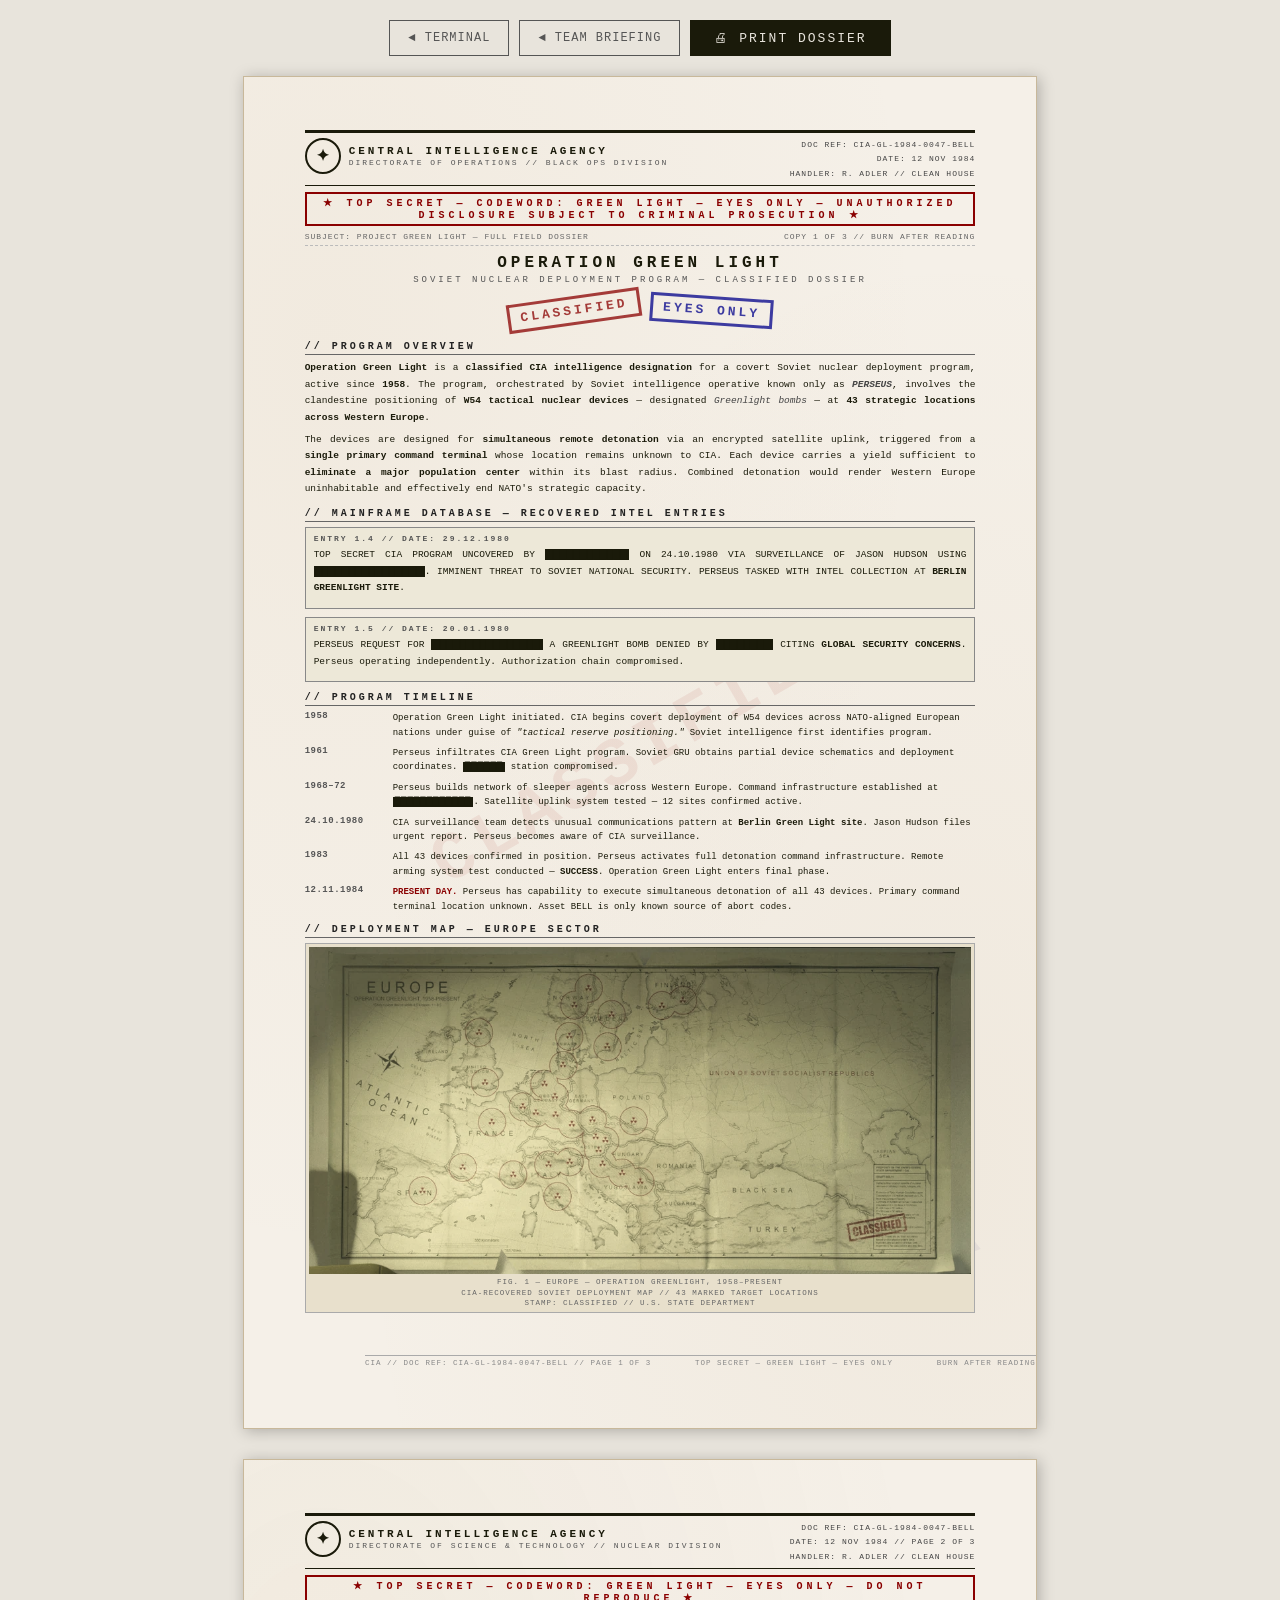
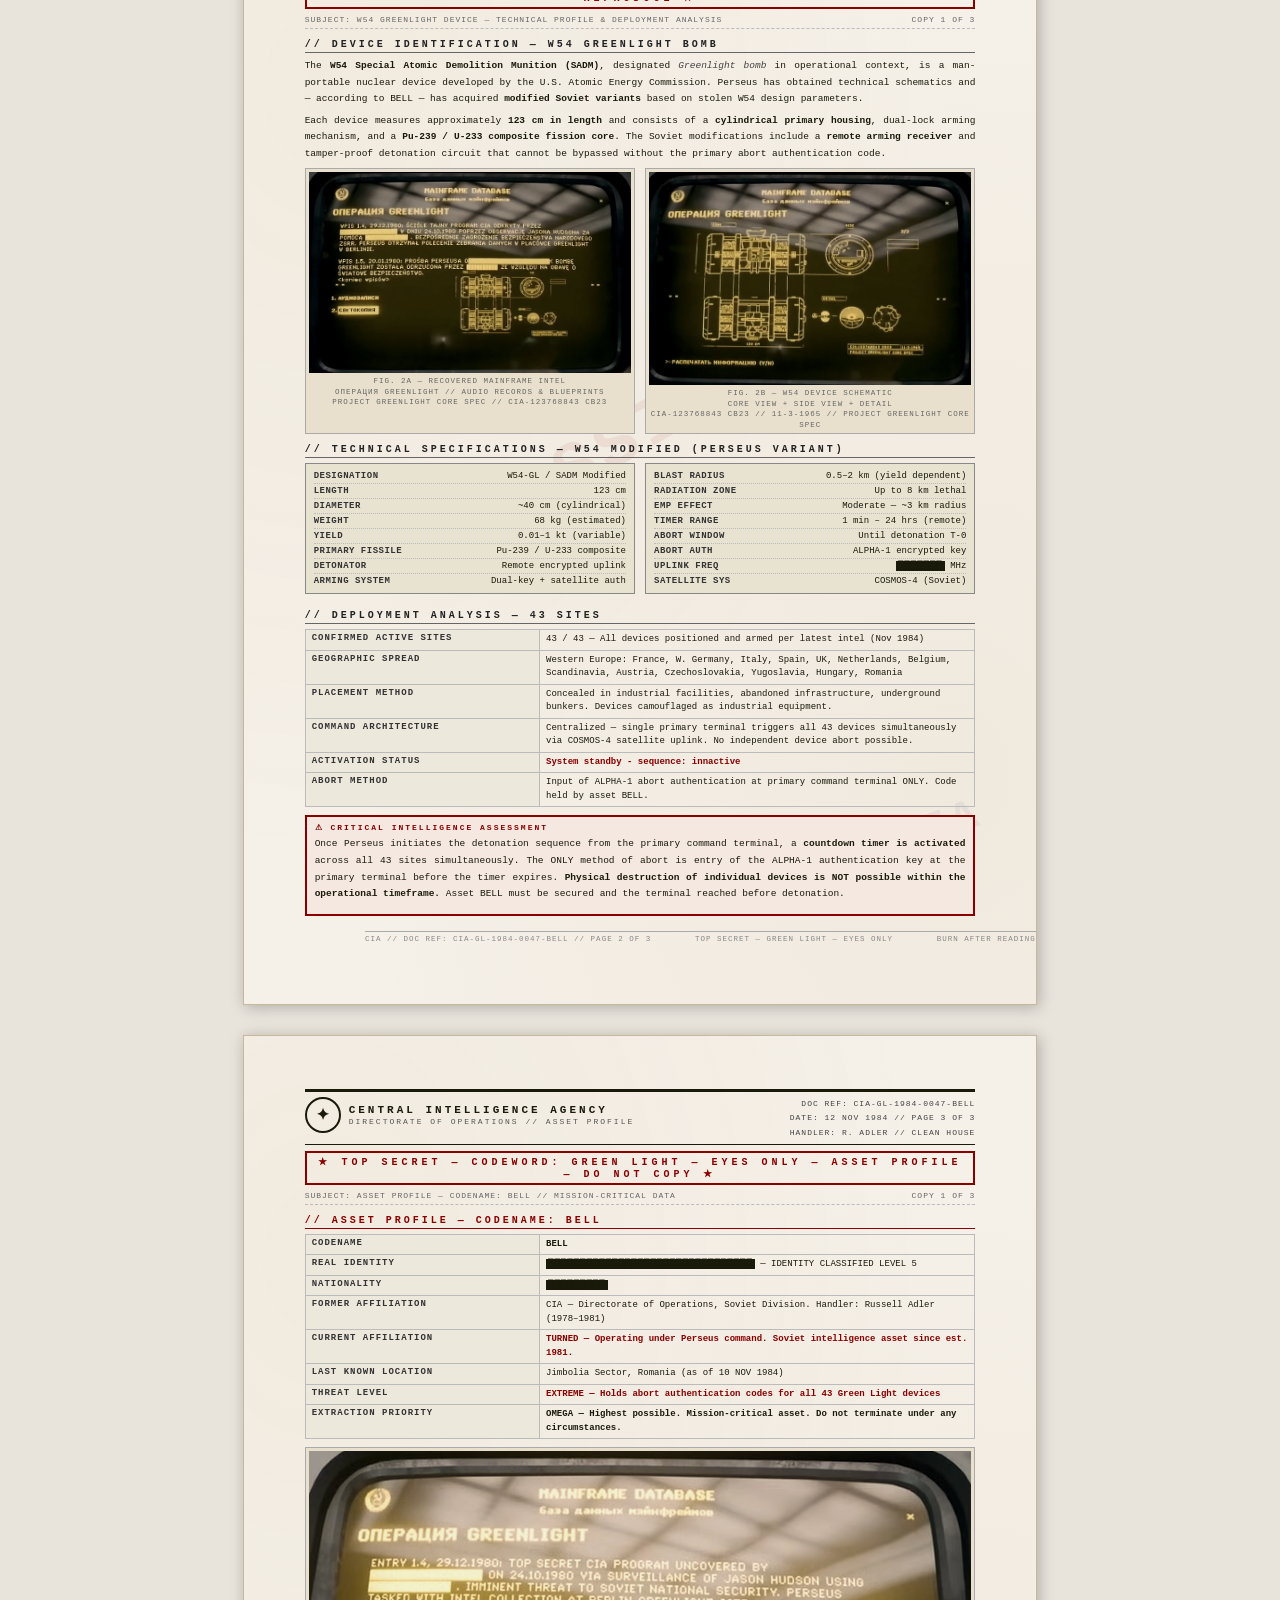
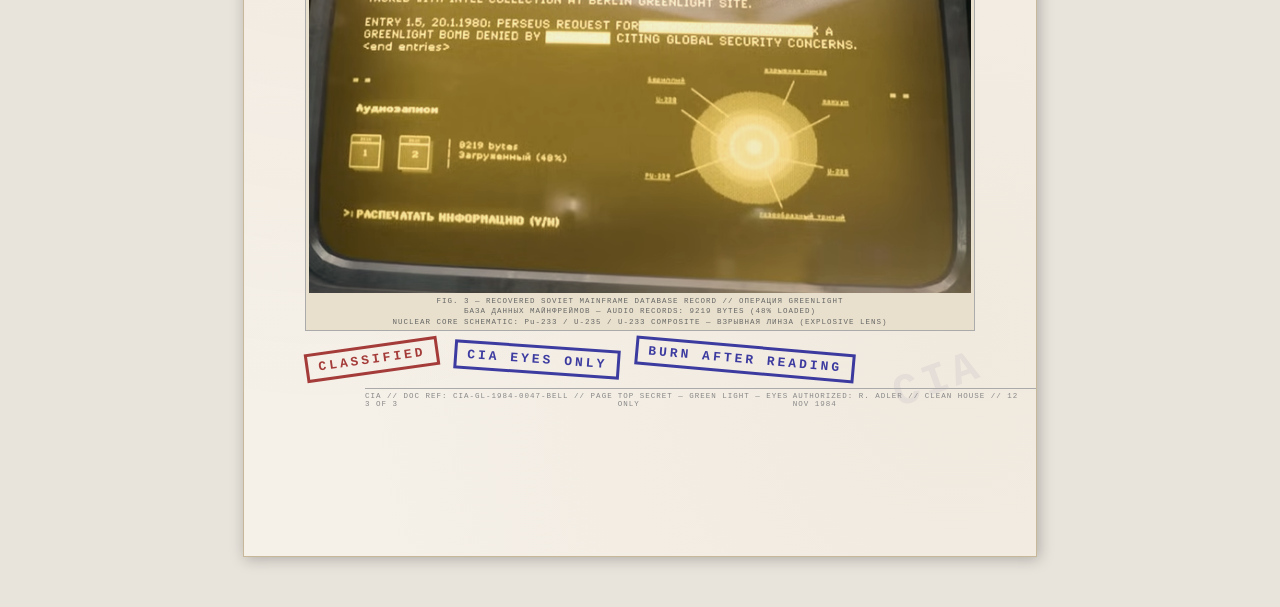
<file: pages/bell.html>
<!DOCTYPE html>
<html lang="en">
<head>
  <meta charset="UTF-8"/>
  <meta name="viewport" content="width=device-width, initial-scale=1.0"/>
  <link rel="stylesheet" href="../css/bell.css">
  <title>OPERATION GREEN LIGHT — BELL DOSSIER</title>
</head>
<body>

<div class="btn-bar">
 <a href="../index.html" class="btn-back">◄ TERMINAL</a>
  <a href="../pages/print.html" class="btn-back">◄ TEAM BRIEFING</a>
  <button class="btn" onclick="window.print()">🖨 PRINT DOSSIER</button>
</div>


<!-- ═══════════════════════════════════════════════════════════
     PAGE 1 — OVERVIEW & HISTORY
════════════════════════════════════════════════════════════ -->
<div class="page">
  <div class="wm-classified">CLASSIFIED</div>
  <div class="wm-cia">CIA</div>

  <div class="cia-header">
    <div class="cia-logo-block">
      <div class="cia-seal">✦</div>
      <div class="cia-title-block">
        <div class="cia-agency">CENTRAL INTELLIGENCE AGENCY</div>
        <div class="cia-sub">DIRECTORATE OF OPERATIONS // BLACK OPS DIVISION</div>
      </div>
    </div>
    <div class="cia-meta">
      DOC REF: CIA-GL-1984-0047-BELL<br>
      DATE: 12 NOV 1984<br>
      HANDLER: R. ADLER // CLEAN HOUSE
    </div>
  </div>

  <div class="classification-banner">
    ★ TOP SECRET — CODEWORD: GREEN LIGHT — EYES ONLY — UNAUTHORIZED DISCLOSURE SUBJECT TO CRIMINAL PROSECUTION ★
  </div>

  <div class="doc-ref">
    <span>SUBJECT: PROJECT GREEN LIGHT — FULL FIELD DOSSIER</span>
    <span>COPY 1 OF 3 // BURN AFTER READING</span>
  </div>

  <!-- TITLE -->
  <div style="text-align:center; margin: 8px 0 10px 0;">
    <div style="font-size:16px; font-weight:bold; letter-spacing:4px;">OPERATION GREEN LIGHT</div>
    <div style="font-size:9px; letter-spacing:3px; color:#555; margin-top:3px;">SOVIET NUCLEAR DEPLOYMENT PROGRAM — CLASSIFIED DOSSIER</div>
    <div style="margin-top:5px;"><span class="stamp">CLASSIFIED</span> <span class="stamp blue">EYES ONLY</span></div>
  </div>

  <!-- ORIGIN -->
  <div class="sec">// PROGRAM OVERVIEW</div>
  <p>
    <strong>Operation Green Light</strong> is a <strong>classified CIA intelligence designation</strong> for a covert Soviet nuclear deployment program, active since <strong>1958</strong>. The program, orchestrated by Soviet intelligence operative known only as <strong><em>PERSEUS</em></strong>, involves the clandestine positioning of <strong>W54 tactical nuclear devices</strong> — designated <em>Greenlight bombs</em> — at <strong>43 strategic locations across Western Europe</strong>.
  </p>
  <p>
    The devices are designed for <strong>simultaneous remote detonation</strong> via an encrypted satellite uplink, triggered from a <strong>single primary command terminal</strong> whose location remains unknown to CIA. Each device carries a yield sufficient to <strong>eliminate a major population center</strong> within its blast radius. Combined detonation would render Western Europe uninhabitable and effectively end NATO's strategic capacity.
  </p>

  <!-- KEY INTEL ENTRIES — styled like the game's mainframe screen -->
  <div class="sec">// MAINFRAME DATABASE — RECOVERED INTEL ENTRIES</div>

  <div class="intel-box">
    <div class="intel-box-title">ENTRY 1.4 // DATE: 29.12.1980</div>
    <p>TOP SECRET CIA PROGRAM UNCOVERED BY <span class="redacted">████████████</span> ON 24.10.1980 VIA SURVEILLANCE OF JASON HUDSON USING <span class="redacted">████████████████</span>. IMMINENT THREAT TO SOVIET NATIONAL SECURITY. PERSEUS TASKED WITH INTEL COLLECTION AT <strong>BERLIN GREENLIGHT SITE</strong>.</p>
  </div>

  <div class="intel-box">
    <div class="intel-box-title">ENTRY 1.5 // DATE: 20.01.1980</div>
    <p>PERSEUS REQUEST FOR <span class="redacted">████████████████</span> A GREENLIGHT BOMB DENIED BY <span class="redacted">████████</span> CITING <strong>GLOBAL SECURITY CONCERNS</strong>. Perseus operating independently. Authorization chain compromised.</p>
  </div>

  <!-- TIMELINE -->
  <div class="sec">// PROGRAM TIMELINE</div>

  <div class="timeline-item">
    <div class="tl-date">1958</div>
    <div class="tl-text">Operation Green Light initiated. CIA begins covert deployment of W54 devices across NATO-aligned European nations under guise of <em>"tactical reserve positioning."</em> Soviet intelligence first identifies program.</div>
  </div>
  <div class="timeline-item">
    <div class="tl-date">1961</div>
    <div class="tl-text">Perseus infiltrates CIA Green Light program. Soviet GRU obtains partial device schematics and deployment coordinates. <span class="redacted">██████</span> station compromised.</div>
  </div>
  <div class="timeline-item">
    <div class="tl-date">1968–72</div>
    <div class="tl-text">Perseus builds network of sleeper agents across Western Europe. Command infrastructure established at <span class="redacted">████████████</span>. Satellite uplink system tested — 12 sites confirmed active.</div>
  </div>
  <div class="timeline-item">
    <div class="tl-date">24.10.1980</div>
    <div class="tl-text">CIA surveillance team detects unusual communications pattern at <strong>Berlin Green Light site</strong>. Jason Hudson files urgent report. Perseus becomes aware of CIA surveillance.</div>
  </div>
  <div class="timeline-item">
    <div class="tl-date">1983</div>
    <div class="tl-text">All 43 devices confirmed in position. Perseus activates full detonation command infrastructure. Remote arming system test conducted — <strong>SUCCESS</strong>. Operation Green Light enters final phase.</div>
  </div>
  <div class="timeline-item">
    <div class="tl-date">12.11.1984</div>
    <div class="tl-text"><strong style="color:#8a0000;">PRESENT DAY.</strong> Perseus has capability to execute simultaneous detonation of all 43 devices. Primary command terminal location unknown. Asset BELL is only known source of abort codes.</div>
  </div>

  <!-- MAPS ROW -->
  <div class="sec">// DEPLOYMENT MAP — EUROPE SECTOR</div>
  <div class="img-block" style="margin-bottom:35px;">
    <img src="../assets/Operation_Greenlight_Map_BOCW.jpg" alt="Operation Green Light Europe map"/>
    <div class="img-caption">
      FIG. 1 — EUROPE — OPERATION GREENLIGHT, 1958–PRESENT<br>
      CIA-RECOVERED SOVIET DEPLOYMENT MAP // 43 MARKED TARGET LOCATIONS<br>
      STAMP: CLASSIFIED // U.S. STATE DEPARTMENT
    </div>
  </div>

  <div class="page-footer">
    <span>CIA // DOC REF: CIA-GL-1984-0047-BELL // PAGE 1 OF 3</span>
    <span>TOP SECRET — GREEN LIGHT — EYES ONLY</span>
    <span>BURN AFTER READING</span>
  </div>
</div>


<!-- ═══════════════════════════════════════════════════════════
     PAGE 2 — DEVICE TECHNICAL SPECS & DEPLOYMENT
════════════════════════════════════════════════════════════ -->
<div class="page">
  <div class="wm-classified">CLASSIFIED</div>
  <div class="wm-cia">CIA</div>

  <div class="cia-header">
    <div class="cia-logo-block">
      <div class="cia-seal">✦</div>
      <div class="cia-title-block">
        <div class="cia-agency">CENTRAL INTELLIGENCE AGENCY</div>
        <div class="cia-sub">DIRECTORATE OF SCIENCE & TECHNOLOGY // NUCLEAR DIVISION</div>
      </div>
    </div>
    <div class="cia-meta">
      DOC REF: CIA-GL-1984-0047-BELL<br>
      DATE: 12 NOV 1984 // PAGE 2 OF 3<br>
      HANDLER: R. ADLER // CLEAN HOUSE
    </div>
  </div>

  <div class="classification-banner">
    ★ TOP SECRET — CODEWORD: GREEN LIGHT — EYES ONLY — DO NOT REPRODUCE ★
  </div>

  <div class="doc-ref">
    <span>SUBJECT: W54 GREENLIGHT DEVICE — TECHNICAL PROFILE & DEPLOYMENT ANALYSIS</span>
    <span>COPY 1 OF 3</span>
  </div>

  <!-- DEVICE OVERVIEW -->
  <div class="sec">// DEVICE IDENTIFICATION — W54 GREENLIGHT BOMB</div>
  <p>
    The <strong>W54 Special Atomic Demolition Munition (SADM)</strong>, designated <em>Greenlight bomb</em> in operational context, is a man-portable nuclear device developed by the U.S. Atomic Energy Commission. Perseus has obtained technical schematics and — according to BELL — has acquired <strong>modified Soviet variants</strong> based on stolen W54 design parameters.
  </p>
  <p>
    Each device measures approximately <strong>123 cm in length</strong> and consists of a <strong>cylindrical primary housing</strong>, dual-lock arming mechanism, and a <strong>Pu-239 / U-233 composite fission core</strong>. The Soviet modifications include a <strong>remote arming receiver</strong> and tamper-proof detonation circuit that cannot be bypassed without the primary abort authentication code.
  </p>

  <!-- SCHEMATIC IMAGES -->
  <div class="two-col" style="margin-bottom:8px;">
    <div class="img-block">
      <img src="../assets/mainframe2.png" alt="Mainframe database - bomb schematic view 1"/>
      <div class="img-caption">
        FIG. 2A — RECOVERED MAINFRAME INTEL<br>
        ОПЕРАЦИЯ GREENLIGHT // AUDIO RECORDS & BLUEPRINTS<br>
        PROJECT GREENLIGHT CORE SPEC // CIA-123768843 CB23
      </div>
    </div>
    <div class="img-block">
      <img src="../assets/bomb_schematic.png" alt="W54 Greenlight bomb schematic"/>
      <div class="img-caption">
        FIG. 2B — W54 DEVICE SCHEMATIC<br>
        CORE VIEW + SIDE VIEW + DETAIL<br>
        CIA-123768843 CB23 // 11-3-1965 // PROJECT GREENLIGHT CORE SPEC
      </div>
    </div>
  </div>

  <!-- TECHNICAL SPECS -->
  <div class="sec">// TECHNICAL SPECIFICATIONS — W54 MODIFIED (PERSEUS VARIANT)</div>
  <div class="two-col">
    <div>
      <div class="spec-box">
        <div class="spec-row"><span class="spec-key">DESIGNATION</span><span class="spec-val">W54-GL / SADM Modified</span></div>
        <div class="spec-row"><span class="spec-key">LENGTH</span><span class="spec-val">123 cm</span></div>
        <div class="spec-row"><span class="spec-key">DIAMETER</span><span class="spec-val">~40 cm (cylindrical)</span></div>
        <div class="spec-row"><span class="spec-key">WEIGHT</span><span class="spec-val">68 kg (estimated)</span></div>
        <div class="spec-row"><span class="spec-key">YIELD</span><span class="spec-val">0.01–1 kt (variable)</span></div>
        <div class="spec-row"><span class="spec-key">PRIMARY FISSILE</span><span class="spec-val">Pu-239 / U-233 composite</span></div>
        <div class="spec-row"><span class="spec-key">DETONATOR</span><span class="spec-val">Remote encrypted uplink</span></div>
        <div class="spec-row"><span class="spec-key">ARMING SYSTEM</span><span class="spec-val">Dual-key + satellite auth</span></div>
      </div>
    </div>
    <div>
      <div class="spec-box">
        <div class="spec-row"><span class="spec-key">BLAST RADIUS</span><span class="spec-val">0.5–2 km (yield dependent)</span></div>
        <div class="spec-row"><span class="spec-key">RADIATION ZONE</span><span class="spec-val">Up to 8 km lethal</span></div>
        <div class="spec-row"><span class="spec-key">EMP EFFECT</span><span class="spec-val">Moderate — ~3 km radius</span></div>
        <div class="spec-row"><span class="spec-key">TIMER RANGE</span><span class="spec-val">1 min – 24 hrs (remote)</span></div>
        <div class="spec-row"><span class="spec-key">ABORT WINDOW</span><span class="spec-val">Until detonation T-0</span></div>
        <div class="spec-row"><span class="spec-key">ABORT AUTH</span><span class="spec-val">ALPHA-1 encrypted key</span></div>
        <div class="spec-row"><span class="spec-key">UPLINK FREQ</span><span class="spec-val"><span class="redacted">███████</span> MHz</span></div>
        <div class="spec-row"><span class="spec-key">SATELLITE SYS</span><span class="spec-val">COSMOS-4 (Soviet)</span></div>
      </div>
    </div>
  </div>

  <!-- DEPLOYMENT ANALYSIS -->
  <div class="sec">// DEPLOYMENT ANALYSIS — 43 SITES</div>
  <table class="info-table">
    <tr><td>CONFIRMED ACTIVE SITES</td><td>43 / 43 — All devices positioned and armed per latest intel (Nov 1984)</td></tr>
    <tr><td>GEOGRAPHIC SPREAD</td><td>Western Europe: France, W. Germany, Italy, Spain, UK, Netherlands, Belgium, Scandinavia, Austria, Czechoslovakia, Yugoslavia, Hungary, Romania</td></tr>
    <tr><td>PLACEMENT METHOD</td><td>Concealed in industrial facilities, abandoned infrastructure, underground bunkers. Devices camouflaged as industrial equipment.</td></tr>
    <tr><td>COMMAND ARCHITECTURE</td><td>Centralized — single primary terminal triggers all 43 devices simultaneously via COSMOS-4 satellite uplink. No independent device abort possible.</td></tr>
    <tr><td>ACTIVATION STATUS</td><td><strong style="color:#8a0000;">System standby - sequence: innactive</strong></td></tr>
    <tr><td>ABORT METHOD</td><td>Input of ALPHA-1 abort authentication at primary command terminal ONLY. Code held by asset BELL.</td></tr>
  </table>

  <!-- WARNING BOX -->
  <div class="intel-box warning">
    <div class="intel-box-title">⚠ CRITICAL INTELLIGENCE ASSESSMENT</div>
    <p>Once Perseus initiates the detonation sequence from the primary command terminal, a <strong>countdown timer is activated</strong> across all 43 sites simultaneously. The ONLY method of abort is entry of the ALPHA-1 authentication key at the primary terminal before the timer expires. <strong>Physical destruction of individual devices is NOT possible within the operational timeframe.</strong> Asset BELL must be secured and the terminal reached before detonation.</p>
  </div>

  <div class="page-footer">
    <span>CIA // DOC REF: CIA-GL-1984-0047-BELL // PAGE 2 OF 3</span>
    <span>TOP SECRET — GREEN LIGHT — EYES ONLY</span>
    <span>BURN AFTER READING</span>
  </div>
</div>


<!-- ═══════════════════════════════════════════════════════════
     PAGE 3 — BELL PROFILE & MISSION CRITICAL DATA
════════════════════════════════════════════════════════════ -->
<div class="page">
  <div class="wm-classified">CLASSIFIED</div>
  <div class="wm-cia">CIA</div>

  <div class="cia-header">
    <div class="cia-logo-block">
      <div class="cia-seal">✦</div>
      <div class="cia-title-block">
        <div class="cia-agency">CENTRAL INTELLIGENCE AGENCY</div>
        <div class="cia-sub">DIRECTORATE OF OPERATIONS // ASSET PROFILE</div>
      </div>
    </div>
    <div class="cia-meta">
      DOC REF: CIA-GL-1984-0047-BELL<br>
      DATE: 12 NOV 1984 // PAGE 3 OF 3<br>
      HANDLER: R. ADLER // CLEAN HOUSE
    </div>
  </div>

  <div class="classification-banner">
    ★ TOP SECRET — CODEWORD: GREEN LIGHT — EYES ONLY — ASSET PROFILE — DO NOT COPY ★
  </div>

  <div class="doc-ref">
    <span>SUBJECT: ASSET PROFILE — CODENAME: BELL // MISSION-CRITICAL DATA</span>
    <span>COPY 1 OF 3</span>
  </div>

  <!-- BELL PROFILE -->
  <div class="sec red">// ASSET PROFILE — CODENAME: BELL</div>

  <table class="info-table" style="margin-bottom:8px;">
    <tr><td>CODENAME</td><td><strong>BELL</strong></td></tr>
    <tr><td>REAL IDENTITY</td><td><span class="redacted">████████████████████████████████</span> — IDENTITY CLASSIFIED LEVEL 5</td></tr>
    <tr><td>NATIONALITY</td><td><span class="redacted">█████████</span></td></tr>
    <tr><td>FORMER AFFILIATION</td><td>CIA — Directorate of Operations, Soviet Division. Handler: Russell Adler (1978–1981)</td></tr>
    <tr><td>CURRENT AFFILIATION</td><td><strong style="color:#8a0000;">TURNED — Operating under Perseus command. Soviet intelligence asset since est. 1981.</strong></td></tr>
    <tr><td>LAST KNOWN LOCATION</td><td>Jimbolia Sector, Romania (as of 10 NOV 1984)</td></tr>
    <tr><td>THREAT LEVEL</td><td><strong style="color:#8a0000;">EXTREME — Holds abort authentication codes for all 43 Green Light devices</strong></td></tr>
    <tr><td>EXTRACTION PRIORITY</td><td><strong>OMEGA — Highest possible. Mission-critical asset. Do not terminate under any circumstances.</strong></td></tr>
  </table>
  
  <!-- BOTTOM IMAGE -->
  <div class="img-block" style="margin-bottom:8px;">
    <img src="../assets/mainframe1.png" alt="Mainframe database recovered intel"/>
    <div class="img-caption">
      FIG. 3 — RECOVERED SOVIET MAINFRAME DATABASE RECORD // ОПЕРАЦИЯ GREENLIGHT<br>
      БАЗА ДАННЫХ МАЙНФРЕЙМОВ — AUDIO RECORDS: 9219 BYTES (48% LOADED)<br>
      NUCLEAR CORE SCHEMATIC: Pu-233 / U-235 / U-233 COMPOSITE — ВЗРЫВНАЯ ЛИНЗА (EXPLOSIVE LENS)
    </div>
  </div>

  <!-- FINAL STAMP -->
  <div style="display:flex; gap:15px; align-items:center; margin-top:6px;">
    <span class="stamp">CLASSIFIED</span>
    <span class="stamp blue">CIA EYES ONLY</span>
    <span class="stamp" style="transform:rotate(5deg); border-color:#00008a; color:#00008a;">BURN AFTER READING</span>
  </div>

  <div class="page-footer">
    <span>CIA // DOC REF: CIA-GL-1984-0047-BELL // PAGE 3 OF 3</span>
    <span>TOP SECRET — GREEN LIGHT — EYES ONLY</span>
    <span>AUTHORIZED: R. ADLER // CLEAN HOUSE // 12 NOV 1984</span>
  </div>
</div>

</body>
</html>
</file>
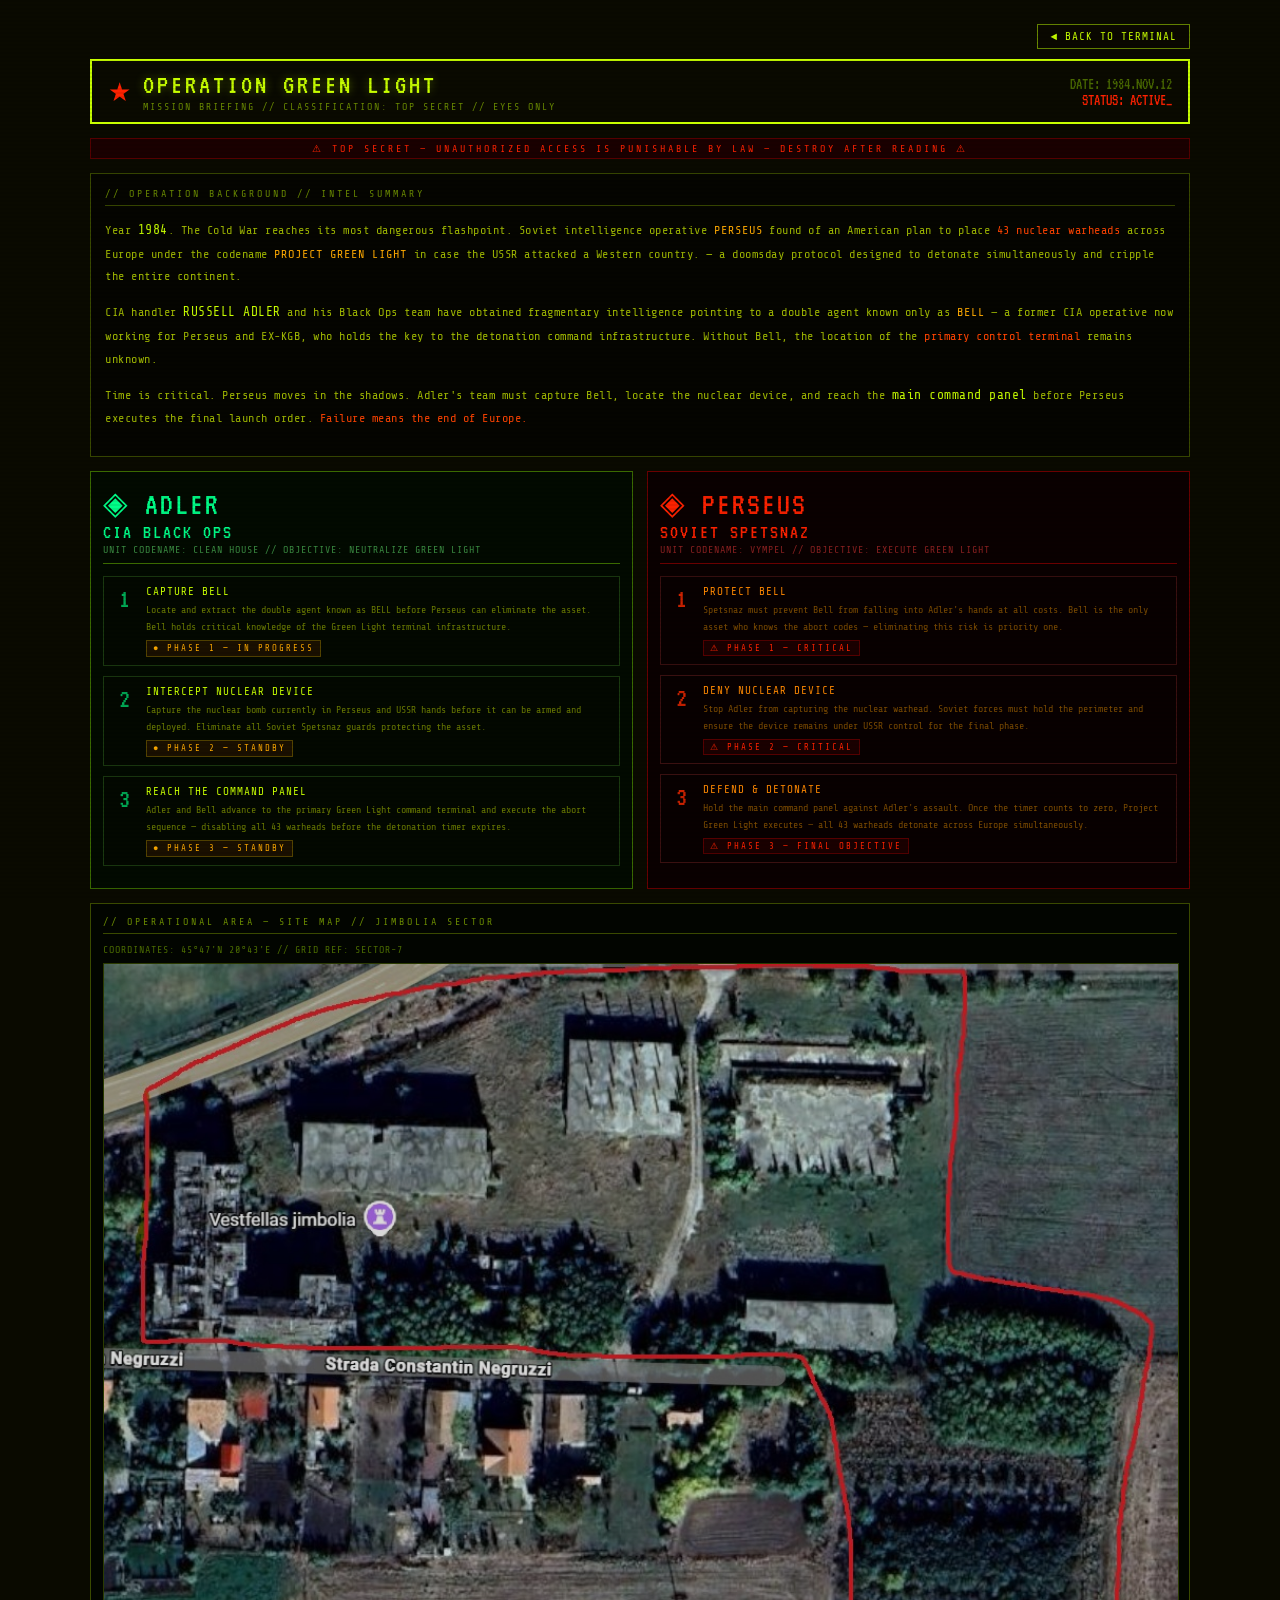
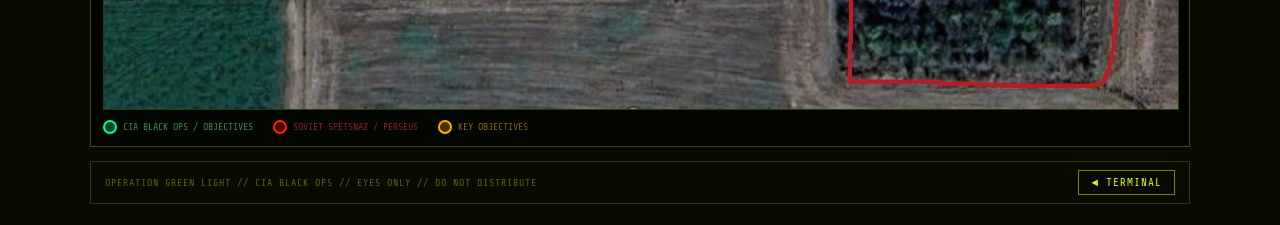
<file: pages/briefing.html>
<!DOCTYPE html>
<html lang="en">
<head>
  <meta charset="UTF-8"/>
  <meta name="viewport" content="width=device-width, initial-scale=1.0, maximum-scale=1.0"/>
  <title>OPERATION GREEN LIGHT — MISSION BRIEFING</title>
  <link rel="stylesheet" href="../css/briefing.css">
  <link rel="preconnect" href="https://fonts.googleapis.com"/>
  <link href="https://fonts.googleapis.com/css2?family=Share+Tech+Mono&family=VT323&display=swap" rel="stylesheet"/>
</head>
<body>
<div class="scanlines"></div>
<div class="screen">

  <!-- TOP NAV -->
  <div style="display:flex;justify-content:flex-end;margin-bottom:10px">
    <a href="../index.html" class="nav-btn">◄ BACK TO TERMINAL</a>
  </div>

  <!-- HEADER -->
  <div class="header">
    <div class="header-left">
      <span class="soviet-star">★</span>
      <div>
        <div class="header-title">OPERATION GREEN LIGHT</div>
        <div class="header-sub">MISSION BRIEFING // CLASSIFICATION: TOP SECRET // EYES ONLY</div>
      </div>
    </div>
    <div style="text-align:right;font-family:'VT323',monospace;font-size:16px;color:#4a6a00">
      DATE: 1984.NOV.12<br>
      <span style="color:#ff2200">STATUS: ACTIVE<span class="blink">_</span></span>
    </div>
  </div>

  <!-- CLASSIFICATION -->
  <div class="classification-bar">
    ⚠ TOP SECRET — UNAUTHORIZED ACCESS IS PUNISHABLE BY LAW — DESTROY AFTER READING ⚠
  </div>

  <!-- STORY -->
  <div class="story-panel">
    <div class="panel-title">// OPERATION BACKGROUND // INTEL SUMMARY</div>
    <div class="story-text">
      <p style="margin-bottom:8px">
       Year <span class="highlight">1984</span>. The Cold War reaches its most dangerous flashpoint.
        Soviet intelligence operative <span class="codename">PERSEUS</span> found of an American plan to place 
        <span class="danger">43 nuclear warheads</span> across Europe under the codename
        <span class="codename">PROJECT GREEN LIGHT</span> in case the USSR attacked a Western country. — a doomsday protocol designed to detonate simultaneously
        and cripple the entire continent.
      </p>
      <p style="margin-bottom:8px">
        CIA handler <span class="highlight">RUSSELL ADLER</span> and his Black Ops team have obtained
        fragmentary intelligence pointing to a double agent known only as
        <span class="codename">BELL</span> — a former CIA operative now working for Perseus and EX-KGB,
        who holds the key to the detonation command infrastructure.
        Without Bell, the location of the <span class="danger">primary control terminal</span> remains unknown.
      </p>
      <p>
        Time is critical. Perseus moves in the shadows.
        Adler's team must capture Bell, locate the nuclear device, and reach the
        <span class="highlight">main command panel</span> before Perseus executes the final launch order.
        <span class="danger">Failure means the end of Europe.</span>
      </p>
    </div>
  </div>

  <!-- MISSIONS GRID -->
  <div class="main-grid">

    <!-- ADLER -->
    <div class="team-panel adler">
      <div class="team-header">
        <div>
          <div class="team-badge">◈ ADLER</div>
          <div class="team-name">CIA BLACK OPS</div>
          <div class="team-sub">UNIT CODENAME: CLEAN HOUSE // OBJECTIVE: NEUTRALIZE GREEN LIGHT</div>
        </div>
      </div>

      <div class="mission-item">
        <div class="mission-num">1</div>
        <div class="mission-content">
          <div class="mission-title">CAPTURE BELL</div>
          <div class="mission-desc">Locate and extract the double agent known as BELL before Perseus can eliminate the asset. Bell holds critical knowledge of the Green Light terminal infrastructure.</div>
          <div class="mission-status status-active">● PHASE 1 — IN PROGRESS</div>
        </div>
      </div>

      <div class="mission-item">
        <div class="mission-num">2</div>
        <div class="mission-content">
          <div class="mission-title">INTERCEPT NUCLEAR DEVICE</div>
          <div class="mission-desc">Capture the nuclear bomb currently in Perseus and USSR hands before it can be armed and deployed. Eliminate all Soviet Spetsnaz guards protecting the asset.</div>
          <div class="mission-status status-active">● PHASE 2 — STANDBY</div>
        </div>
      </div>

      <div class="mission-item">
        <div class="mission-num">3</div>
        <div class="mission-content">
          <div class="mission-title">REACH THE COMMAND PANEL</div>
          <div class="mission-desc">Adler and Bell advance to the primary Green Light command terminal and execute the abort sequence — disabling all 43 warheads before the detonation timer expires.</div>
          <div class="mission-status status-active">● PHASE 3 — STANDBY</div>
        </div>
      </div>
    </div>

    <!-- PERSEUS -->
    <div class="team-panel perseus">
      <div class="team-header">
        <div>
          <div class="team-badge">◈ PERSEUS</div>
          <div class="team-name">SOVIET SPETSNAZ</div>
          <div class="team-sub">UNIT CODENAME: VYMPEL // OBJECTIVE: EXECUTE GREEN LIGHT</div>
        </div>
      </div>

      <div class="mission-item">
        <div class="mission-num">1</div>
        <div class="mission-content">
          <div class="mission-title">PROTECT BELL</div>
          <div class="mission-desc">Spetsnaz must prevent Bell from falling into Adler's hands at all costs. Bell is the only asset who knows the abort codes — eliminating this risk is priority one.</div>
          <div class="mission-status status-critical">⚠ PHASE 1 — CRITICAL</div>
        </div>
      </div>

      <div class="mission-item">
        <div class="mission-num">2</div>
        <div class="mission-content">
          <div class="mission-title">DENY NUCLEAR DEVICE</div>
          <div class="mission-desc">Stop Adler from capturing the nuclear warhead. Soviet forces must hold the perimeter and ensure the device remains under USSR control for the final phase.</div>
          <div class="mission-status status-critical">⚠ PHASE 2 — CRITICAL</div>
        </div>
      </div>

      <div class="mission-item">
        <div class="mission-num">3</div>
        <div class="mission-content">
          <div class="mission-title">DEFEND & DETONATE</div>
          <div class="mission-desc">Hold the main command panel against Adler's assault. Once the timer counts to zero, Project Green Light executes — all 43 warheads detonate across Europe simultaneously.</div>
          <div class="mission-status status-critical">⚠ PHASE 3 — FINAL OBJECTIVE</div>
        </div>
      </div>
    </div>

  </div>

  <!-- MAP -->
  <div class="map-panel">
    <div class="panel-title">// OPERATIONAL AREA — SITE MAP // JIMBOLIA SECTOR</div>
    <div style="font-size:10px;color:#4a6a00;margin-bottom:8px;letter-spacing:1px">
      COORDINATES: 45°47'N 20°43'E // GRID REF: SECTOR-7
    </div>
    <div class="map-container">
      <img src="../assets/map.jpg" alt="Operational site map — Jimbolia sector" />
    </div>
    <div style="display:flex;gap:20px;margin-top:10px;flex-wrap:wrap">
      <div style="display:flex;align-items:center;gap:6px;font-size:10px;color:#3a8a40">
        <div style="width:10px;height:10px;border-radius:50%;background:#00ff8844;border:2px solid #00ff88"></div>
        CIA BLACK OPS / OBJECTIVES
      </div>
      <div style="display:flex;align-items:center;gap:6px;font-size:10px;color:#8a2020">
        <div style="width:10px;height:10px;border-radius:50%;background:#ff220044;border:2px solid #ff2200"></div>
        SOVIET SPETSNAZ / PERSEUS
      </div>
      <div style="display:flex;align-items:center;gap:6px;font-size:10px;color:#8a6000">
        <div style="width:10px;height:10px;border-radius:50%;background:#ffaa0044;border:2px solid #ffaa00"></div>
        KEY OBJECTIVES
      </div>
    </div>
  </div>

  <!-- FOOTER -->
  <div class="footer">
    <div class="footer-text">OPERATION GREEN LIGHT // CIA BLACK OPS // EYES ONLY // DO NOT DISTRIBUTE</div>
    <div style="display:flex;gap:10px">
      <a href="../index.html" class="nav-btn">◄ TERMINAL</a>
    </div>
  </div>

</div>
</body>
</html>
</file>
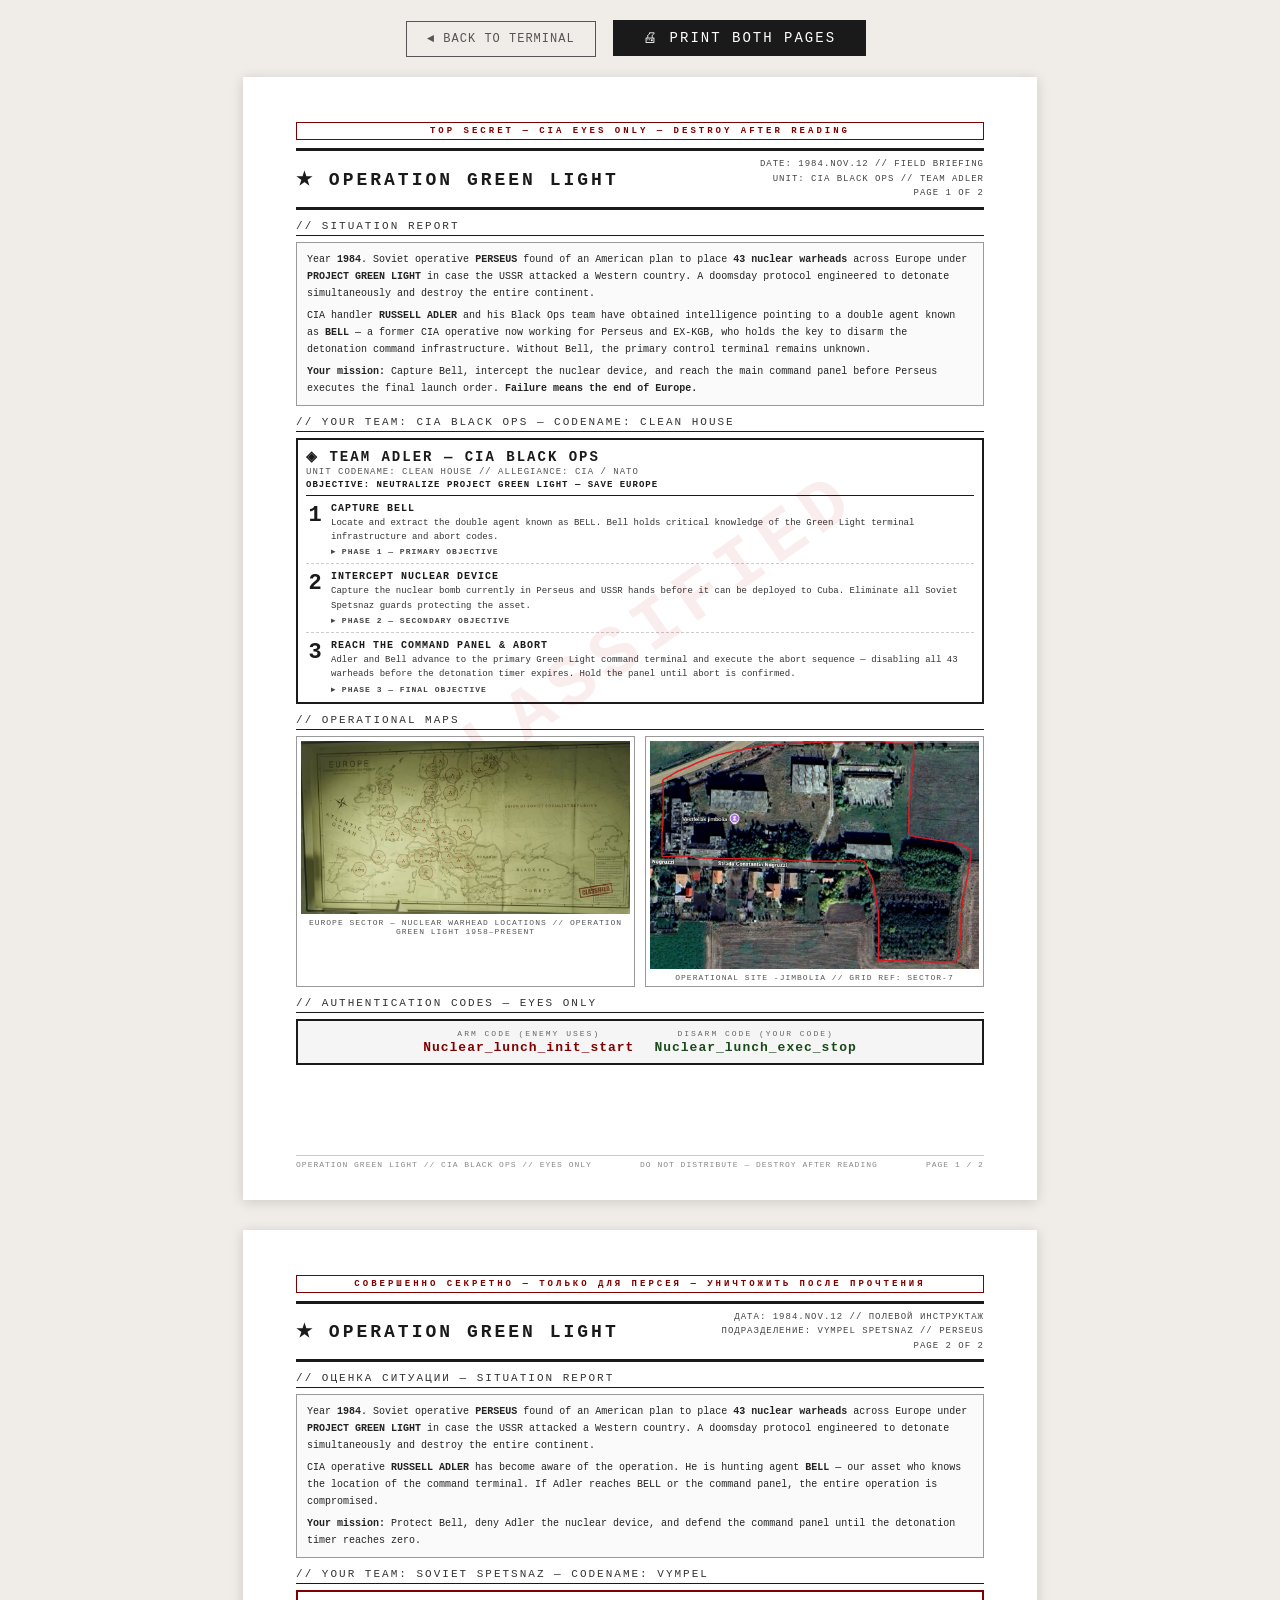
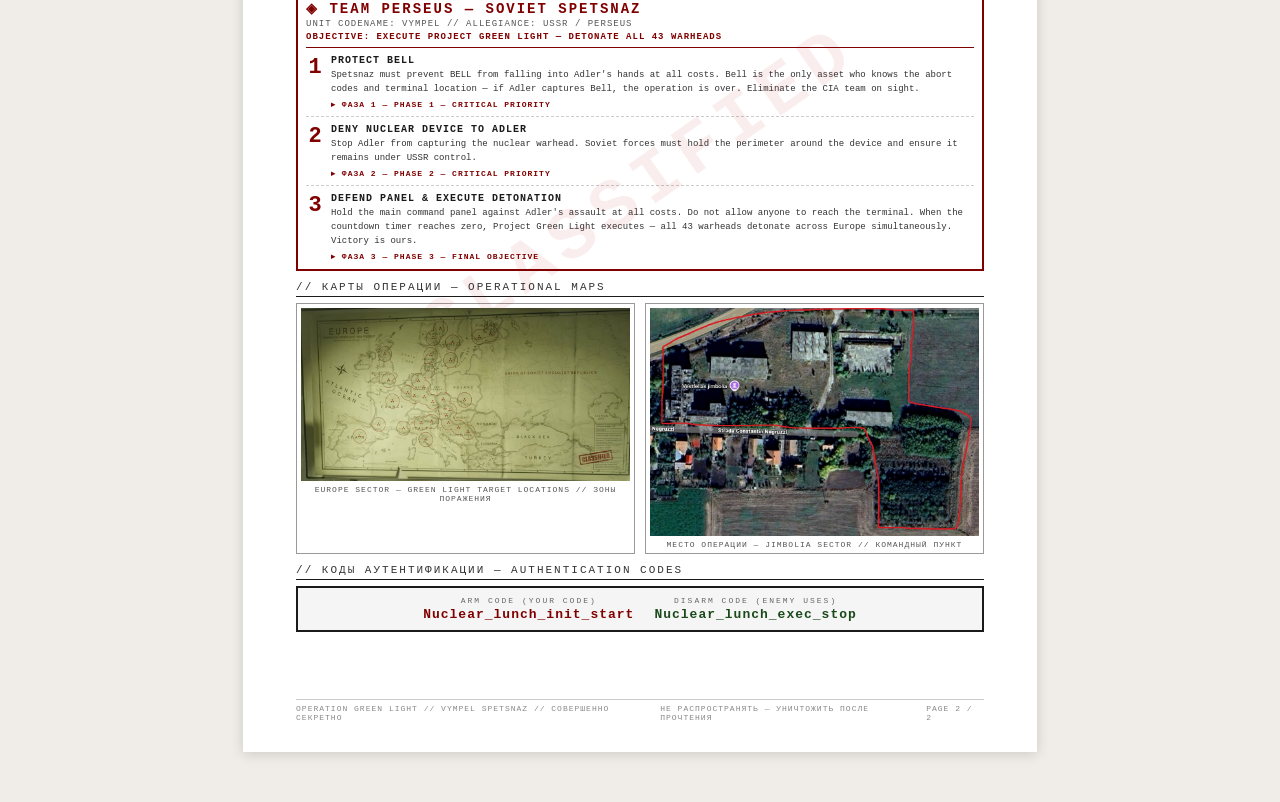
<file: pages/print.html>
<!DOCTYPE html>
<html lang="en">
<head>
  <meta charset="UTF-8"/>
  <meta name="viewport" content="width=device-width, initial-scale=1.0"/>
  <title>OPERATION GREEN LIGHT — PRINT BRIEFING</title>
  <link rel="stylesheet" href="../css/print.css">
  
</head>
<body>

<!-- PRINT BUTTON BAR — hidden when printing -->
<div class="print-btn-bar">
  <a href="../index.html" class="back-btn">◄ BACK TO TERMINAL</a>
  <button class="print-btn" onclick="window.print()">🖨 PRINT BOTH PAGES</button>
</div>

<!-- ═══════════════════════════════════════════════════════════════
     PAGE 1 — ADLER / CIA BLACK OPS
══════════════════════════════════════════════════════════════════ -->
<div class="page">

  <div class="classification-top">TOP SECRET — CIA EYES ONLY — DESTROY AFTER READING</div>

  <div class="page-header">
    <div class="page-header-title">★ OPERATION GREEN LIGHT</div>
    <div class="page-header-meta">
      DATE: 1984.NOV.12 // FIELD BRIEFING<br>
      UNIT: CIA BLACK OPS // TEAM ADLER<br>
      PAGE 1 OF 2
    </div>
  </div>

  <!-- STORY -->
  <div class="section-title">// SITUATION REPORT</div>
  <div class="story-box">
    <p>Year <strong>1984</strong>. Soviet operative <strong>PERSEUS</strong> found of an American plan to place <strong> 43 nuclear warheads</strong> across Europe under <strong>PROJECT GREEN LIGHT</strong>
      in case the USSR attacked a Western country. A doomsday protocol engineered to detonate simultaneously and destroy the entire continent.</p>
    <p>CIA handler <strong>RUSSELL ADLER</strong> and his Black Ops team have obtained intelligence pointing to a double agent known as 
      <strong>BELL</strong> — a former CIA operative now working for Perseus and EX-KGB, who holds the key to disarm the detonation command infrastructure. 
      Without Bell, the primary control terminal remains unknown.</p>
    <p><strong>Your mission:</strong> Capture Bell, intercept the nuclear device, and reach the main command panel before Perseus executes the final launch order. 
      <strong>Failure means the end of Europe.</strong></p>
  </div>

  <!-- ADLER MISSIONS -->
  <div class="section-title">// YOUR TEAM: CIA BLACK OPS — CODENAME: CLEAN HOUSE</div>
  <div class="team-block adler">
    <div class="team-header-print">
      <div class="team-name-print">◈ TEAM ADLER — CIA BLACK OPS</div>
      <div class="team-faction">UNIT CODENAME: CLEAN HOUSE // ALLEGIANCE: CIA / NATO</div>
      <div class="team-objective">OBJECTIVE: NEUTRALIZE PROJECT GREEN LIGHT — SAVE EUROPE</div>
    </div>

    <div class="mission-item-print">
      <div class="mission-num-print">1</div>
      <div>
        <div class="mission-title-print">CAPTURE BELL</div>
        <div class="mission-desc-print">Locate and extract the double agent known as BELL. Bell holds critical knowledge of the Green Light terminal infrastructure and abort codes.</div>
        <div class="mission-phase">▸ PHASE 1 — PRIMARY OBJECTIVE</div>
      </div>
    </div>

    <div class="mission-item-print">
      <div class="mission-num-print">2</div>
      <div>
        <div class="mission-title-print">INTERCEPT NUCLEAR DEVICE</div>
        <div class="mission-desc-print">Capture the nuclear bomb currently in Perseus and USSR hands before it can be deployed to Cuba. Eliminate all Soviet Spetsnaz guards protecting the asset.</div>
        <div class="mission-phase">▸ PHASE 2 — SECONDARY OBJECTIVE</div>
      </div>
    </div>

    <div class="mission-item-print">
      <div class="mission-num-print">3</div>
      <div>
        <div class="mission-title-print">REACH THE COMMAND PANEL & ABORT</div>
        <div class="mission-desc-print">Adler and Bell advance to the primary Green Light command terminal and execute the abort sequence — disabling all 43 warheads before the detonation timer expires. 
          Hold the panel until abort is confirmed.</div>
        <div class="mission-phase">▸ PHASE 3 — FINAL OBJECTIVE</div>
      </div>
    </div>
  </div>

  <!-- MAPS -->
  <div class="section-title">// OPERATIONAL MAPS</div>
  <div class="maps-row">
    <div class="map-box">
      <img src="../assets/europe_map.png" alt="Operation Green Light — Nuclear sites Europe" />
      <div class="map-caption">EUROPE SECTOR — NUCLEAR WARHEAD LOCATIONS // OPERATION GREEN LIGHT 1958–PRESENT</div>
    </div>
    <div class="map-box">
      <img src="../assets/map.jpg" alt="Site map — Jimbolia" />
      <div class="map-caption">OPERATIONAL SITE -JIMBOLIA // GRID REF: SECTOR-7</div>
    </div>
  </div>

  <!-- CODES -->
  <div class="section-title">// AUTHENTICATION CODES — EYES ONLY</div>
  <div class="codes-box">
    <div class="code-item">
      <div class="code-label">ARM CODE (enemy uses)</div>
      <div class="code-value arm">Nuclear_lunch_init_start</div>
    </div>
    <div class="code-item">
      <div class="code-label">DISARM CODE (your code)</div>
      <div class="code-value disarm">Nuclear_lunch_exec_stop</div>
    </div>
  </div>

  <div class="page-footer">
    <span>OPERATION GREEN LIGHT // CIA BLACK OPS // EYES ONLY</span>
    <span>DO NOT DISTRIBUTE — DESTROY AFTER READING</span>
    <span>PAGE 1 / 2</span>
  </div>

</div>


<!-- ═══════════════════════════════════════════════════════════════
     PAGE 2 — PERSEUS / SOVIET SPETSNAZ
══════════════════════════════════════════════════════════════════ -->
<div class="page">

  <div class="classification-top">СОВЕРШЕННО СЕКРЕТНО — ТОЛЬКО ДЛЯ ПЕРСЕЯ — УНИЧТОЖИТЬ ПОСЛЕ ПРОЧТЕНИЯ</div>

  <div class="page-header">
    <div class="page-header-title">★ OPERATION GREEN LIGHT</div>
    <div class="page-header-meta">
      ДАТА: 1984.NOV.12 // ПОЛЕВОЙ ИНСТРУКТАЖ<br>
      ПОДРАЗДЕЛЕНИЕ: VYMPEL SPETSNAZ // PERSEUS<br>
      PAGE 2 OF 2
    </div>
  </div>

  <!-- STORY -->
  <div class="section-title">// ОЦЕНКА СИТУАЦИИ — SITUATION REPORT</div>
  <div class="story-box">
    <p>Year <strong>1984</strong>. Soviet operative <strong>PERSEUS</strong> found of an American plan to place <strong> 43 nuclear warheads</strong> across Europe under <strong>PROJECT GREEN LIGHT</strong>
      in case the USSR attacked a Western country. A doomsday protocol engineered to detonate simultaneously and destroy the entire continent.</p>
    <p>CIA operative <strong>RUSSELL ADLER</strong> has become aware of the operation. He is hunting agent <strong>BELL</strong> — our asset who knows the location of the command terminal. If Adler reaches BELL or the command panel, the entire operation is compromised.</p>
    <p><strong>Your mission:</strong> Protect Bell, deny Adler the nuclear device, and defend the command panel until the detonation timer reaches zero.</p>
  </div>

  <!-- PERSEUS MISSIONS -->
  <div class="section-title">// YOUR TEAM: SOVIET SPETSNAZ — CODENAME: VYMPEL</div>
  <div class="team-block perseus">
    <div class="team-header-print">
      <div class="team-name-print">◈ TEAM PERSEUS — SOVIET SPETSNAZ</div>
      <div class="team-faction">UNIT CODENAME: VYMPEL // ALLEGIANCE: USSR / PERSEUS</div>
      <div class="team-objective">OBJECTIVE: EXECUTE PROJECT GREEN LIGHT — DETONATE ALL 43 WARHEADS</div>
    </div>

    <div class="mission-item-print">
      <div class="mission-num-print">1</div>
      <div>
        <div class="mission-title-print">PROTECT BELL</div>
        <div class="mission-desc-print">Spetsnaz must prevent BELL from falling into Adler's hands at all costs. Bell is the only asset who knows the abort codes and terminal location — if Adler captures Bell, the operation is over. Eliminate the CIA team on sight.</div>
        <div class="mission-phase">▸ ФАЗА 1 — PHASE 1 — CRITICAL PRIORITY</div>
      </div>
    </div>

    <div class="mission-item-print">
      <div class="mission-num-print">2</div>
      <div>
        <div class="mission-title-print">DENY NUCLEAR DEVICE TO ADLER</div>
        <div class="mission-desc-print">Stop Adler from capturing the nuclear warhead. Soviet forces must hold the perimeter around the device and ensure it remains under USSR control.</div>
        <div class="mission-phase">▸ ФАЗА 2 — PHASE 2 — CRITICAL PRIORITY</div>
      </div>
    </div>

    <div class="mission-item-print">
      <div class="mission-num-print">3</div>
      <div>
        <div class="mission-title-print">DEFEND PANEL & EXECUTE DETONATION</div>
        <div class="mission-desc-print">Hold the main command panel against Adler's assault at all costs. Do not allow anyone to reach the terminal. When the countdown timer reaches zero, Project Green Light executes — all 43 warheads detonate across Europe simultaneously. Victory is ours.</div>
        <div class="mission-phase">▸ ФАЗА 3 — PHASE 3 — FINAL OBJECTIVE</div>
      </div>
    </div>
  </div>

  <!-- MAPS -->
  <div class="section-title">// КАРТЫ ОПЕРАЦИИ — OPERATIONAL MAPS</div>
  <div class="maps-row">
    <div class="map-box">
      <img src="../assets/europe_map.png" alt="Operation Green Light — Nuclear sites Europe" />
      <div class="map-caption">EUROPE SECTOR — GREEN LIGHT TARGET LOCATIONS // ЗОНЫ ПОРАЖЕНИЯ</div>
    </div>
    <div class="map-box">
      <img src="../assets/map.jpg" alt="Site map — Jimbolia" />
      <div class="map-caption">МЕСТО ОПЕРАЦИИ — JIMBOLIA SECTOR // КОМАНДНЫЙ ПУНКТ</div>
    </div>
  </div>

  <!-- CODES -->
  <div class="section-title">// КОДЫ АУТЕНТИФИКАЦИИ — AUTHENTICATION CODES</div>
  <div class="codes-box">
    <div class="code-item">
      <div class="code-label">ARM CODE (your code)</div>
      <div class="code-value arm">Nuclear_lunch_init_start</div>
    </div>
    <div class="code-item">
      <div class="code-label">DISARM CODE (enemy uses)</div>
      <div class="code-value disarm">Nuclear_lunch_exec_stop</div>
    </div>
  </div>

  <div class="page-footer">
    <span>OPERATION GREEN LIGHT // VYMPEL SPETSNAZ // СОВЕРШЕННО СЕКРЕТНО</span>
    <span>НЕ РАСПРОСТРАНЯТЬ — УНИЧТОЖИТЬ ПОСЛЕ ПРОЧТЕНИЯ</span>
    <span>PAGE 2 / 2</span>
  </div>

</div>

</body>
</html>
</file>
<file: css/index.css>
@import url('https://fonts.googleapis.com/css2?family=Share+Tech+Mono&family=VT323&display=swap');

*{box-sizing:border-box;margin:0;padding:0}

body{
  background:#0a0a00;
  color:#c8ff00;
  font-family:'Share Tech Mono',monospace;
  min-height:100vh;
  padding:0;
  overflow-x:hidden;
}

/* ── SCANLINES ── */
.scanlines{
  position:fixed;top:0;left:0;width:100%;height:100%;
  background:repeating-linear-gradient(0deg,transparent,transparent 2px,rgba(0,0,0,0.08) 2px,rgba(0,0,0,0.08) 4px);
  pointer-events:none;z-index:100;
}

/* ── SCREEN ── */
.screen{max-width:1100px;margin:0 auto;padding:12px}

/* ── HEADER ── */
.header{
  border:2px solid #c8ff00;
  padding:8px 12px;
  margin-bottom:10px;
  display:flex;align-items:center;justify-content:space-between;gap:8px;flex-wrap:wrap;
}
.header-left{display:flex;align-items:center;gap:10px}
.soviet-star{color:#ff2200;font-size:24px;animation:pulse-star 1.5s infinite;flex-shrink:0}
@keyframes pulse-star{0%,100%{opacity:1}50%{opacity:0.4}}
.header-title{font-family:'VT323',monospace;font-size:clamp(18px,4vw,26px);letter-spacing:2px;color:#c8ff00;text-shadow:0 0 10px #c8ff0080}
.header-sub{font-size:clamp(8px,1.5vw,10px);color:#6a8a00;letter-spacing:1px;margin-top:2px}
.countdown-box{text-align:right;flex-shrink:0}
.countdown-label{font-size:clamp(8px,1.5vw,10px);color:#6a8a00;letter-spacing:2px}
.countdown-display{font-family:'VT323',monospace;font-size:clamp(32px,8vw,46px);letter-spacing:3px;line-height:1}
.countdown-display.armed{color:#ff2200;animation:blink-danger 0.8s infinite}
.countdown-display.idle{color:#c8ff00}
.countdown-display.defused{color:#00ff88}

/* ── ANIMATIONS ── */
@keyframes blink-danger{0%,100%{opacity:1}50%{opacity:0.6}}
@keyframes blink-cursor{0%,100%{opacity:1}50%{opacity:0}}
@keyframes tile-pulse{0%,100%{background:#1a0000}50%{background:#2a0500}}

/* ── STATUS BAR ── */
.status-bar{display:flex;gap:6px;margin-bottom:10px;flex-wrap:wrap}
.status-pill{border:1px solid;padding:3px 8px;font-size:clamp(9px,1.8vw,11px);letter-spacing:1px}
.status-pill.idle{border-color:#6a8a00;color:#6a8a00}
.status-pill.active{border-color:#ff2200;color:#ff2200;animation:blink-danger 1s infinite}
.status-pill.ok{border-color:#00ff88;color:#00ff88}

/* ── MAIN GRID ── */
.main-grid{display:grid;grid-template-columns:1fr 280px;gap:10px}
@media(max-width:700px){.main-grid{grid-template-columns:1fr}}

/* ── PANELS ── */
.map-panel{border:1px solid #3a4a00;padding:8px}
.panel-title{font-size:clamp(8px,1.8vw,10px);letter-spacing:2px;color:#6a8a00;border-bottom:1px solid #3a4a00;padding-bottom:5px;margin-bottom:7px}

/* ── COUNTRIES GRID ── */
.countries-grid{display:grid;grid-template-columns:repeat(auto-fill,minmax(80px,1fr));gap:3px}
.country-tile{border:1px solid #2a3a00;padding:4px 3px;font-size:9px;text-align:center}
.country-tile .c-name{display:block;font-size:8px;overflow:hidden;text-overflow:ellipsis;white-space:nowrap}
.country-tile .c-status{display:block;font-size:7px;margin-top:2px}
.country-tile.armed{border-color:#ff2200;background:#1a0000;color:#ff4400;animation:tile-pulse 1.2s infinite}
.country-tile.defused{border-color:#00aa44;background:#001a0a;color:#00ff88}
.country-tile.idle{color:#4a6a00;border-color:#2a3a00}

/* ── SIDE PANEL ── */
.side-panel{display:flex;flex-direction:column;gap:8px}

/* ── TERMINAL ── */
.terminal-panel{border:1px solid #3a4a00;padding:8px;flex:1}
.terminal-output{
  height:150px;overflow-y:auto;
  font-size:clamp(10px,2vw,11px);line-height:1.6;margin-bottom:6px;
  scrollbar-width:thin;scrollbar-color:#3a4a00 transparent;
}
.terminal-output::-webkit-scrollbar{width:4px}
.terminal-output::-webkit-scrollbar-thumb{background:#3a4a00}
.t-line{margin:1px 0;word-break:break-word}
.t-ok{color:#00ff88}
.t-err{color:#ff2200}
.t-info{color:#c8ff00}
.t-muted{color:#4a6a00}
.t-warn{color:#ffaa00}
.terminal-input-row{display:flex;align-items:center;gap:5px;border-top:1px solid #3a4a00;padding-top:6px}
.terminal-prompt{color:#6a8a00;font-size:clamp(9px,2vw,11px);white-space:nowrap;flex-shrink:0}
.terminal-input{
  background:transparent;border:none;outline:none;
  color:#c8ff00;font-family:'Share Tech Mono',monospace;
  font-size:clamp(11px,2.5vw,13px);flex:1;caret-color:#c8ff00;letter-spacing:1px;min-width:0;padding:4px 0;
}
.send-btn{
  background:#0a0800;border:1px solid #6a8a00;color:#c8ff00;
  font-family:'Share Tech Mono',monospace;font-size:12px;padding:4px 10px;cursor:pointer;flex-shrink:0;
}
.send-btn:active{background:#1a1800}

/* ── STATS ── */
.stats-panel{border:1px solid #3a4a00;padding:8px}
.stat-row{display:flex;justify-content:space-between;align-items:center;padding:3px 0;border-bottom:1px solid #1a2a00;font-size:clamp(9px,2vw,11px)}
.stat-row:last-child{border-bottom:none}
.stat-label{color:#6a8a00;font-size:clamp(8px,1.8vw,10px)}
.stat-val{font-family:'VT323',monospace;font-size:clamp(14px,3vw,16px)}
.stat-val.danger{color:#ff2200}
.stat-val.ok{color:#00ff88}
.stat-val.warn{color:#ffaa00}

/* ── CMD REFERENCE ── */
.cmd-ref-panel{border:1px solid #3a4a00;padding:8px}
.cmd-ref-title{font-size:clamp(8px,1.8vw,10px);color:#6a8a00;letter-spacing:2px;margin-bottom:5px}
.cmd-list{font-size:clamp(9px,2vw,10px);line-height:1.8;color:#4a6a00}
.cmd-list span.cmd{color:#c8ff00}
.cmd-list span.arg{color:#ffaa00}

/* ── MISC ── */
.blink{animation:blink-cursor 1s infinite}

/* ── ALERTS ── */
.global-alert{
  display:none;background:#1a0000;border:2px solid #ff2200;color:#ff2200;
  text-align:center;padding:6px;font-family:'VT323',monospace;
  font-size:clamp(14px,4vw,20px);letter-spacing:2px;margin-bottom:10px;
  animation:blink-danger 0.6s infinite;
}
.global-alert.show{display:block}
.defused-banner{
  display:none;background:#001a0a;border:2px solid #00ff88;color:#00ff88;
  text-align:center;padding:6px;font-family:'VT323',monospace;
  font-size:clamp(14px,4vw,20px);letter-spacing:2px;margin-bottom:10px;
}
.defused-banner.show{display:block}

/* ── ADMIN ── */
.admin-section{border:1px solid #2a1a00;padding:8px;margin-top:8px}
.admin-title{font-size:clamp(8px,1.8vw,10px);color:#553300;letter-spacing:2px;margin-bottom:6px}
.admin-row{display:flex;gap:5px;align-items:center;margin-bottom:5px;flex-wrap:wrap}
.admin-label{font-size:clamp(9px,2vw,10px);color:#553300;min-width:75px}
.admin-input{
  background:#0a0800;border:1px solid #553300;color:#ffaa00;
  font-family:'Share Tech Mono',monospace;font-size:clamp(10px,2vw,11px);
  padding:4px 6px;width:100%;max-width:220px;outline:none;
}
.timer-input{max-width:80px!important}
.admin-unit{font-size:clamp(9px,2vw,10px);color:#553300}
.admin-btn{
  background:#0a0800;border:1px solid #553300;color:#ffaa00;
  font-family:'Share Tech Mono',monospace;font-size:clamp(9px,2vw,10px);padding:5px 10px;cursor:pointer;
}
.admin-btn:active{background:#1a1000}
.admin-info{font-size:clamp(8px,1.8vw,10px);color:#553300;margin-top:4px;line-height:1.6;word-break:break-word}
.wake-status{font-size:clamp(8px,1.8vw,10px);margin-top:4px}
.wake-status.ok{color:#006622}
.wake-status.warn{color:#553300}

/* ── FAKE CMD OVERLAY ── */
.cmd-overlay{
  display:none;position:fixed;top:50%;left:50%;transform:translate(-50%,-50%);
  width:min(700px,95vw);background:#0c0c0c;border:2px solid #888;
  z-index:9000;flex-direction:column;box-shadow:0 0 60px rgba(0,0,0,0.95);
}
.cmd-overlay.show{display:flex}
.cmd-titlebar{
  background:#1a1a8a;padding:4px 8px;
  display:flex;align-items:center;justify-content:space-between;user-select:none;
}
.cmd-titlebar-text{color:#fff;font-size:clamp(10px,2vw,12px);font-family:'Courier New',monospace}
.cmd-titlebar-btns{display:flex;gap:3px}
.cmd-titlebar-btn{
  width:14px;height:14px;background:#aaa;border:1px solid #777;
  font-size:9px;color:#000;display:flex;align-items:center;justify-content:center;
}
.cmd-body{
  background:#0c0c0c;color:#c0c0c0;font-size:clamp(10px,2vw,12px);
  line-height:1.6;padding:8px 10px;min-height:200px;max-height:340px;
  overflow-y:auto;font-family:'Courier New',monospace;
}
.cmd-line{white-space:pre-wrap;word-break:break-all}
.cmd-line.white{color:#fff}
.cmd-line.grey{color:#888}
.cmd-line.yellow{color:#ff0}
.cmd-line.green{color:#0f0}
.cmd-line.red{color:#f33}
.cmd-line.cyan{color:#0ff}
.cmd-line.orange{color:#f80}
.cmd-line.dim{color:#444}

/* ── DETONATION OVERLAY ── */
.detonation-overlay{
  display:none;position:fixed;top:0;left:0;width:100%;height:100%;
  background:#000;z-index:9998;flex-direction:column;
  align-items:center;justify-content:center;padding:16px;
}
.detonation-overlay.show{display:flex}
.det-header{
  font-family:'VT323',monospace;font-size:clamp(20px,5vw,36px);color:#ff2200;
  letter-spacing:clamp(2px,1vw,6px);text-align:center;
  animation:blink-danger 0.5s infinite;margin-bottom:16px;
}
.det-subtext{font-size:clamp(10px,2vw,12px);color:#ff4400;letter-spacing:2px;margin-bottom:16px;text-align:center}
.video-container{width:100%;max-width:800px;aspect-ratio:16/9;border:3px solid #ff2200;background:#000}
.video-container video{width:100%;height:100%;object-fit:cover}
.det-close-btn{
  margin-top:16px;background:#1a0000;border:2px solid #ff2200;color:#ff2200;
  font-family:'Share Tech Mono',monospace;font-size:clamp(11px,2.5vw,13px);
  padding:8px 20px;cursor:pointer;letter-spacing:2px;
}

/* ── FLASH ── */
.flash-white{position:fixed;top:0;left:0;width:100%;height:100%;background:white;z-index:9997;opacity:0;pointer-events:none}

/* ── NAV LINK ── */
.nav-link{
  display:inline-block;background:#0a0800;border:1px solid #3a6a00;color:#6a8a00;
  font-family:'Share Tech Mono',monospace;font-size:10px;padding:4px 10px;
  text-decoration:none;letter-spacing:1px;margin-bottom:10px;
}
.nav-link:hover{border-color:#c8ff00;color:#c8ff00}
</file>
<file: css/bell.css>
* { box-sizing: border-box; margin: 0; padding: 0; }

    body {
      background: #e8e4dc;
      font-family: 'Courier New', Courier, monospace;
      color: #1a1a0a;
      padding: 20px;
    }

    /* ── SCREEN BUTTONS ── */
    .btn-bar {
      text-align: center;
      margin-bottom: 20px;
      display: flex;
      justify-content: center;
      gap: 10px;
      flex-wrap: wrap;
    }
    .btn {
      background: #1a1a0a;
      color: #e8e4dc;
      border: none;
      padding: 10px 24px;
      font-family: 'Courier New', monospace;
      font-size: 13px;
      letter-spacing: 2px;
      cursor: pointer;
    }
    .btn:hover { background: #333; }
    .btn-back {
      background: transparent;
      color: #555;
      border: 1px solid #555;
      padding: 10px 18px;
      font-family: 'Courier New', monospace;
      font-size: 12px;
      letter-spacing: 1px;
      cursor: pointer;
      text-decoration: none;
      display: inline-block;
    }

    /* ── A4 PAGE ── */
    .page {
      width: 210mm;
      min-height: 297mm;
      background: #f5f0e8;
      margin: 0 auto 30px auto;
      padding: 14mm 16mm 18mm 16mm;
      box-shadow: 2px 2px 14px rgba(0,0,0,0.25);
      position: relative;
      page-break-after: always;
      border: 1px solid #c8b89a;
    }

    /* ── AGED PAPER TEXTURE VIA GRADIENT ── */
    .page::after {
      content: '';
      position: absolute;
      inset: 0;
      background:
        radial-gradient(ellipse at 10% 20%, rgba(180,140,80,0.06) 0%, transparent 60%),
        radial-gradient(ellipse at 90% 80%, rgba(160,120,60,0.06) 0%, transparent 60%);
      pointer-events: none;
    }

    /* ── WATERMARKS ── */
    .wm-classified {
      position: absolute;
      top: 50%; left: 50%;
      transform: translate(-50%, -50%) rotate(-30deg);
      font-size: 68px;
      font-weight: 900;
      color: rgba(160,0,0,0.07);
      letter-spacing: 6px;
      pointer-events: none;
      white-space: nowrap;
      z-index: 0;
    }
    .wm-cia {
      position: absolute;
      bottom: 40mm; right: 14mm;
      font-size: 44px;
      font-weight: 900;
      color: rgba(0,0,100,0.05);
      letter-spacing: 4px;
      pointer-events: none;
      transform: rotate(-20deg);
      z-index: 0;
    }

    /* ── CONTENT Z-INDEX ── */
    .page > *:not(.wm-classified):not(.wm-cia) { position: relative; z-index: 1; }

    /* ── CIA HEADER STRIP ── */
    .cia-header {
      border-top: 3px solid #1a1a0a;
      border-bottom: 1px solid #1a1a0a;
      padding: 5px 0 4px 0;
      margin-bottom: 3px;
      display: flex;
      justify-content: space-between;
      align-items: flex-start;
    }
    .cia-logo-block { display: flex; align-items: center; gap: 8px; }
    .cia-seal {
      width: 36px; height: 36px;
      border: 2px solid #1a1a0a;
      border-radius: 50%;
      display: flex; align-items: center; justify-content: center;
      font-size: 16px; font-weight: bold;
    }
    .cia-agency { font-size: 11px; font-weight: bold; letter-spacing: 3px; }
    .cia-sub    { font-size: 8px;  letter-spacing: 2px; color: #555; margin-top: 1px; }
    .cia-meta   { font-size: 8px; letter-spacing: 1px; text-align: right; line-height: 1.8; color: #444; }

    .classification-banner {
      text-align: center;
      font-size: 10px;
      font-weight: bold;
      letter-spacing: 4px;
      color: #8a0000;
      border: 2px solid #8a0000;
      padding: 3px;
      margin: 6px 0;
    }

    /* ── DOC REF LINE ── */
    .doc-ref {
      display: flex;
      justify-content: space-between;
      font-size: 8px;
      letter-spacing: 1px;
      color: #666;
      margin-bottom: 8px;
      border-bottom: 1px dashed #bbb;
      padding-bottom: 4px;
    }

    /* ── SECTION HEADINGS ── */
    .sec {
      font-size: 10px;
      font-weight: bold;
      letter-spacing: 3px;
      text-transform: uppercase;
      border-bottom: 1px solid #666;
      padding-bottom: 2px;
      margin: 10px 0 5px 0;
      color: #222;
    }
    .sec.red { border-color: #8a0000; color: #8a0000; }

    /* ── BODY TEXT ── */
    p {
      font-size: 9.5px;
      line-height: 1.75;
      color: #1a1a0a;
      margin-bottom: 5px;
      text-align: justify;
    }
    p strong { font-weight: bold; }
    p em { font-style: italic; color: #444; }

    /* ── REDACTED ── */
    .redacted {
      background: #1a1a0a;
      color: #1a1a0a;
      display: inline;
      padding: 0 2px;
      letter-spacing: 1px;
      user-select: none;
    }

    /* ── INFO TABLE ── */
    .info-table {
      width: 100%;
      border-collapse: collapse;
      margin-bottom: 8px;
      font-size: 9px;
    }
    .info-table td {
      padding: 3px 6px;
      border: 1px solid #bbb;
      vertical-align: top;
    }
    .info-table td:first-child {
      font-weight: bold;
      letter-spacing: 1px;
      white-space: nowrap;
      width: 35%;
      background: #ede8dc;
      color: #333;
    }
    .info-table td:last-child { color: #1a1a0a; line-height: 1.5; }

    /* ── TWO COLUMNS ── */
    .two-col { display: grid; grid-template-columns: 1fr 1fr; gap: 10px; margin-bottom: 8px; }
    .three-col { display: grid; grid-template-columns: 1fr 1fr 1fr; gap: 8px; margin-bottom: 8px; }

    /* ── IMAGE BLOCK ── */
    .img-block {
      border: 1px solid #aaa;
      padding: 3px;
      background: #e8e0cc;
    }
    .img-block img {
      width: 100%;
      display: block;
      filter: sepia(0.3) contrast(1.05) brightness(0.95);
    }
    .img-caption {
      font-size: 7.5px;
      letter-spacing: 1px;
      color: #666;
      text-align: center;
      margin-top: 3px;
      line-height: 1.4;
    }

    /* ── INTEL BOX ── */
    .intel-box {
      border: 1px solid #888;
      padding: 6px 8px;
      background: #ede8d8;
      margin-bottom: 8px;
    }
    .intel-box.warning { border-color: #8a0000; border-width: 2px; background: #f5e8e0; }
    .intel-box-title {
      font-size: 8px;
      font-weight: bold;
      letter-spacing: 2px;
      color: #555;
      margin-bottom: 4px;
      text-transform: uppercase;
    }
    .intel-box.warning .intel-box-title { color: #8a0000; }

    /* ── STAMP ── */
    .stamp {
      display: inline-block;
      border: 3px solid #8a0000;
      color: #8a0000;
      font-size: 13px;
      font-weight: bold;
      letter-spacing: 3px;
      padding: 4px 10px;
      transform: rotate(-8deg);
      opacity: 0.75;
      margin: 6px 0;
    }
    .stamp.blue { border-color: #00008a; color: #00008a; transform: rotate(4deg); }

    /* ── TIMELINE ── */
    .timeline-item {
      display: flex;
      gap: 8px;
      margin-bottom: 6px;
      font-size: 9px;
    }
    .tl-date {
      font-weight: bold;
      white-space: nowrap;
      min-width: 80px;
      color: #555;
      letter-spacing: 0.5px;
    }
    .tl-text { line-height: 1.6; color: #1a1a0a; }

    /* ── TECHNICAL SPEC BOX ── */
    .spec-box {
      border: 1px solid #888;
      padding: 5px 8px;
      margin-bottom: 6px;
      background: #e8e2d0;
    }
    .spec-row {
      display: flex;
      justify-content: space-between;
      font-size: 9px;
      border-bottom: 1px dotted #bbb;
      padding: 2px 0;
    }
    .spec-row:last-child { border-bottom: none; }
    .spec-key { font-weight: bold; letter-spacing: 0.5px; color: #333; }
    .spec-val { color: #1a1a0a; }

    /* ── FOOTER ── */
    .page-footer {
      position: absolute;
      bottom: -2mm;
      left: 16mm; right: 16mm;
      border-top: 1px solid #aaa;
      padding-top: 3px;
      display: flex;
      justify-content: space-between;
      font-size: 7.5px;
      color: #888;
      letter-spacing: 1px;
    }

    /* ── PRINT ── */
    @media print {
      body { background: #fff; padding: 0; }
      .btn-bar { display: none !important; }
      .page {
        width: 100%;
        min-height: 100vh;
        margin: 0;
        padding: 10mm 12mm 16mm 12mm;
        box-shadow: none;
        border: none;
        page-break-after: always;
      }
      @page { size: A4 portrait; margin: 0; }
    }
</file>
<file: css/briefing.css>
body{background:#0a0a00;color:#c8ff00;font-family:'Share Tech Mono',monospace;min-height:100vh;overflow-x:hidden}

    .scanlines{position:fixed;top:0;left:0;width:100%;height:100%;background:repeating-linear-gradient(0deg,transparent,transparent 2px,rgba(0,0,0,0.07) 2px,rgba(0,0,0,0.07) 4px);pointer-events:none;z-index:999}

    .screen{max-width:1100px;margin:0 auto;padding:16px}

    /* HEADER */
    .header{border:2px solid #c8ff00;padding:10px 16px;margin-bottom:14px;display:flex;align-items:center;justify-content:space-between;gap:10px;flex-wrap:wrap}
    .header-left{display:flex;align-items:center;gap:12px}
    .soviet-star{color:#ff2200;font-size:26px;animation:pulse-star 1.5s infinite;flex-shrink:0}
    @keyframes pulse-star{0%,100%{opacity:1}50%{opacity:0.3}}
    .header-title{font-family:'VT323',monospace;font-size:clamp(20px,4vw,28px);letter-spacing:3px;color:#c8ff00;text-shadow:0 0 10px #c8ff0060}
    .header-sub{font-size:10px;color:#6a8a00;letter-spacing:2px;margin-top:2px}
    .nav-btn{background:#0a0800;border:1px solid #6a8a00;color:#c8ff00;font-family:'Share Tech Mono',monospace;font-size:11px;padding:5px 12px;cursor:pointer;letter-spacing:1px;text-decoration:none;display:inline-block}
    .nav-btn:hover{background:#1a1800;border-color:#c8ff00}

    /* STORY */
    .story-panel{border:1px solid #3a4a00;padding:14px;margin-bottom:14px;background:#050500}
    .panel-title{font-size:10px;letter-spacing:3px;color:#6a8a00;border-bottom:1px solid #3a4a00;padding-bottom:6px;margin-bottom:10px}
    .story-text{font-size:12px;line-height:1.9;color:#a0b800;letter-spacing:0.5px}
    .story-text .highlight{color:#c8ff00;font-size:13px}
    .story-text .danger{color:#ff4400}
    .story-text .codename{color:#ffaa00;letter-spacing:1px}

    /* MAIN GRID */
    .main-grid{display:grid;grid-template-columns:1fr 1fr;gap:14px;margin-bottom:14px}
    @media(max-width:680px){.main-grid{grid-template-columns:1fr}}

    /* TEAM PANELS */
    .team-panel{border:1px solid;padding:12px}
    .team-panel.adler{border-color:#3a6a00;background:#020a00}
    .team-panel.perseus{border-color:#6a0000;background:#0a0000}

    .team-header{display:flex;align-items:center;gap:10px;margin-bottom:12px;padding-bottom:8px;border-bottom:1px solid}
    .team-panel.adler .team-header{border-color:#3a6a00}
    .team-panel.perseus .team-header{border-color:#6a0000}

    .team-badge{font-family:'VT323',monospace;font-size:32px;letter-spacing:2px}
    .team-panel.adler .team-badge{color:#00ff88}
    .team-panel.perseus .team-badge{color:#ff2200}

    .team-name{font-family:'VT323',monospace;font-size:20px;letter-spacing:2px}
    .team-panel.adler .team-name{color:#00ff88}
    .team-panel.perseus .team-name{color:#ff2200}

    .team-sub{font-size:10px;letter-spacing:1px;margin-top:2px}
    .team-panel.adler .team-sub{color:#3a8a40}
    .team-panel.perseus .team-sub{color:#8a2020}

    /* MISSION ITEMS */
    .mission-item{display:flex;gap:10px;margin-bottom:10px;padding:8px;border:1px solid}
    .team-panel.adler .mission-item{border-color:#1a3a10;background:#030800}
    .team-panel.perseus .mission-item{border-color:#3a1010;background:#080000}

    .mission-num{font-family:'VT323',monospace;font-size:28px;line-height:1;flex-shrink:0;width:24px;text-align:center}
    .team-panel.adler .mission-num{color:#00aa55}
    .team-panel.perseus .mission-num{color:#cc2200}

    .mission-title{font-size:11px;letter-spacing:1px;margin-bottom:3px}
    .team-panel.adler .mission-title{color:#c8ff00}
    .team-panel.perseus .mission-title{color:#ff8800}

    .mission-desc{font-size:10px;line-height:1.7;color:#6a7a00}
    .team-panel.perseus .mission-desc{color:#7a4a00}

    .mission-status{font-size:9px;letter-spacing:2px;margin-top:5px;padding:2px 6px;display:inline-block;border:1px solid}
    .status-active{color:#ffaa00;border-color:#554400;background:#1a1000}
    .status-critical{color:#ff2200;border-color:#550000;background:#1a0000;animation:blink-d 1.2s infinite}
    @keyframes blink-d{0%,100%{opacity:1}50%{opacity:0.5}}

    /* MAP */
    .map-panel{border:1px solid #3a4a00;padding:12px;margin-bottom:14px;background:#020500}
    .map-container{position:relative;width:100%;border:1px solid #2a3a00;overflow:hidden;margin-top:8px}
    .map-container img{width:100%;display:block;filter:brightness(0.85) saturate(0.9)}
    .map-overlay{position:absolute;top:0;left:0;width:100%;height:100%;pointer-events:none}

    /* FOOTER */
    .footer{border:1px solid #2a3a00;padding:8px 14px;display:flex;justify-content:space-between;align-items:center;flex-wrap:wrap;gap:8px}
    .footer-text{font-size:10px;color:#4a6a00;letter-spacing:1px}
    .blink{animation:blink-cursor 1s infinite}
    @keyframes blink-cursor{0%,100%{opacity:1}50%{opacity:0}}

    .divider{border:none;border-top:1px solid #1a2a00;margin:10px 0}

    .classification-bar{background:#1a0000;border:1px solid #550000;color:#ff2200;text-align:center;font-size:10px;letter-spacing:3px;padding:4px;margin-bottom:14px;animation:blink-d 2s infinite}
</file>
<file: css/print.css>
/* ── RESET ── */
    * { box-sizing: border-box; margin: 0; padding: 0; }

    /* ── SCREEN VIEW ── */
    body {
      background: #f0ede8;
      font-family: 'Courier New', Courier, monospace;
      color: #1a1a1a;
      padding: 20px;
    }

    .print-btn-bar {
      text-align: center;
      margin-bottom: 20px;
    }
    .print-btn {
      background: #1a1a1a;
      color: #fff;
      border: none;
      padding: 10px 30px;
      font-family: 'Courier New', monospace;
      font-size: 14px;
      letter-spacing: 2px;
      cursor: pointer;
      margin: 0 8px;
    }
    .print-btn:hover { background: #333; }
    .back-btn {
      background: transparent;
      color: #555;
      border: 1px solid #555;
      padding: 10px 20px;
      font-family: 'Courier New', monospace;
      font-size: 12px;
      letter-spacing: 1px;
      cursor: pointer;
      text-decoration: none;
      display: inline-block;
    }

    /* ── PAGE — each .page is one A4 sheet ── */
    .page {
      width: 210mm;
      min-height: 297mm;
      background: #fff;
      margin: 0 auto 30px auto;
      padding: 12mm 14mm;
      box-shadow: 0 2px 12px rgba(0,0,0,0.15);
      position: relative;
      page-break-after: always;
    }

    /* ── WATERMARK ── */
    .page::before {
      content: 'CLASSIFIED';
      position: absolute;
      top: 50%; left: 50%;
      transform: translate(-50%, -50%) rotate(-35deg);
      font-size: 72px;
      font-weight: bold;
      color: rgba(180,0,0,0.07);
      letter-spacing: 8px;
      pointer-events: none;
      white-space: nowrap;
    }

    /* ── HEADER ── */
    .page-header {
      border-top: 3px solid #1a1a1a;
      border-bottom: 3px solid #1a1a1a;
      padding: 6px 0;
      margin-bottom: 10px;
      display: flex;
      justify-content: space-between;
      align-items: center;
    }
    .page-header-title {
      font-size: 18px;
      font-weight: bold;
      letter-spacing: 3px;
      text-transform: uppercase;
    }
    .page-header-meta {
      font-size: 9px;
      letter-spacing: 1px;
      text-align: right;
      line-height: 1.6;
      color: #444;
    }

    .classification-top {
      text-align: center;
      font-size: 9px;
      letter-spacing: 3px;
      color: #800000;
      font-weight: bold;
      margin-bottom: 8px;
      border: 1px solid #800000;
      padding: 3px;
    }

    /* ── SECTION TITLE ── */
    .section-title {
      font-size: 11px;
      letter-spacing: 2px;
      text-transform: uppercase;
      border-bottom: 1px solid #1a1a1a;
      padding-bottom: 3px;
      margin: 10px 0 6px 0;
      color: #333;
    }

    /* ── STORY BOX ── */
    .story-box {
      border: 1px solid #999;
      padding: 8px 10px;
      font-size: 10px;
      line-height: 1.7;
      color: #222;
      margin-bottom: 10px;
      background: #fafafa;
    }
    .story-box p { margin-bottom: 5px; }
    .story-box p:last-child { margin-bottom: 0; }

    /* ── TWO COLUMNS ── */
    .two-col {
      display: grid;
      grid-template-columns: 1fr 1fr;
      gap: 10px;
      margin-bottom: 10px;
    }

    /* ── TEAM BLOCK ── */
    .team-block {
      border: 2px solid;
      padding: 8px;
    }
    .team-block.adler  { border-color: #1a1a1a; }
    .team-block.perseus { border-color: #800000; }

    .team-header-print {
      border-bottom: 1px solid;
      padding-bottom: 5px;
      margin-bottom: 7px;
    }
    .team-block.adler  .team-header-print { border-color: #1a1a1a; }
    .team-block.perseus .team-header-print { border-color: #800000; }

    .team-name-print {
      font-size: 14px;
      font-weight: bold;
      letter-spacing: 2px;
      text-transform: uppercase;
    }
    .team-block.adler  .team-name-print { color: #1a1a1a; }
    .team-block.perseus .team-name-print { color: #800000; }

    .team-faction {
      font-size: 9px;
      letter-spacing: 1px;
      color: #555;
      margin-top: 2px;
    }
    .team-objective {
      font-size: 9px;
      font-weight: bold;
      letter-spacing: 1px;
      margin-top: 3px;
    }
    .team-block.adler  .team-objective { color: #1a1a1a; }
    .team-block.perseus .team-objective { color: #800000; }

    /* ── MISSION ITEM ── */
    .mission-item-print {
      display: flex;
      gap: 7px;
      margin-bottom: 7px;
      padding-bottom: 7px;
      border-bottom: 1px dashed #ccc;
    }
    .mission-item-print:last-child { border-bottom: none; margin-bottom: 0; padding-bottom: 0; }

    .mission-num-print {
      font-size: 22px;
      font-weight: bold;
      line-height: 1;
      flex-shrink: 0;
      width: 18px;
      text-align: center;
      padding-top: 2px;
    }
    .team-block.adler  .mission-num-print { color: #1a1a1a; }
    .team-block.perseus .mission-num-print { color: #800000; }

    .mission-title-print {
      font-size: 10px;
      font-weight: bold;
      letter-spacing: 1px;
      text-transform: uppercase;
      margin-bottom: 2px;
    }
    .mission-desc-print {
      font-size: 9px;
      line-height: 1.6;
      color: #333;
    }
    .mission-phase {
      font-size: 8px;
      letter-spacing: 1px;
      margin-top: 3px;
      font-weight: bold;
    }
    .team-block.adler  .mission-phase { color: #444; }
    .team-block.perseus .mission-phase { color: #800000; }

    /* ── MAPS SECTION ── */
    .maps-row {
      display: grid;
      grid-template-columns: 1fr 1fr;
      gap: 10px;
      margin-bottom: 8px;
    }
    .map-box {
      border: 1px solid #999;
      padding: 4px;
    }
    .map-box img {
      width: 100%;
      display: block;
      filter: contrast(1.05) brightness(0.95);
    }
    .map-caption {
      font-size: 8px;
      letter-spacing: 1px;
      color: #555;
      text-align: center;
      margin-top: 4px;
      text-transform: uppercase;
    }

    /* ── CODES BOX ── */
    .codes-box {
      border: 2px solid #1a1a1a;
      padding: 8px 12px;
      margin-bottom: 10px;
      display: flex;
      gap: 20px;
      flex-wrap: wrap;
      justify-content: center;
      background: #f5f5f5;
    }
    .code-item {
      text-align: center;
    }
    .code-label {
      font-size: 8px;
      letter-spacing: 2px;
      color: #666;
      text-transform: uppercase;
    }
    .code-value {
      font-size: 13px;
      font-weight: bold;
      letter-spacing: 1px;
      margin-top: 2px;
    }
    .code-value.arm    { color: #800000; }
    .code-value.disarm { color: #1a4a1a; }
    .code-value.timer  { color: #1a1a1a; }

    /* ── FOOTER ── */
    .page-footer {
      position: absolute;
      bottom: 8mm;
      left: 14mm;
      right: 14mm;
      border-top: 1px solid #ccc;
      padding-top: 4px;
      display: flex;
      justify-content: space-between;
      font-size: 8px;
      color: #888;
      letter-spacing: 1px;
    }

    /* ── PRINT STYLES ── */
    @media print {
      body {
        background: #fff;
        padding: 0;
        margin: 0;
      }
      .print-btn-bar { display: none !important; }
      .page {
        width: 100%;
        min-height: 100vh;
        margin: 0;
        padding: 10mm 12mm;
        box-shadow: none;
        page-break-after: always;
      }
      @page {
        size: A4 portrait;
        margin: 0;
      }
    }
</file>
